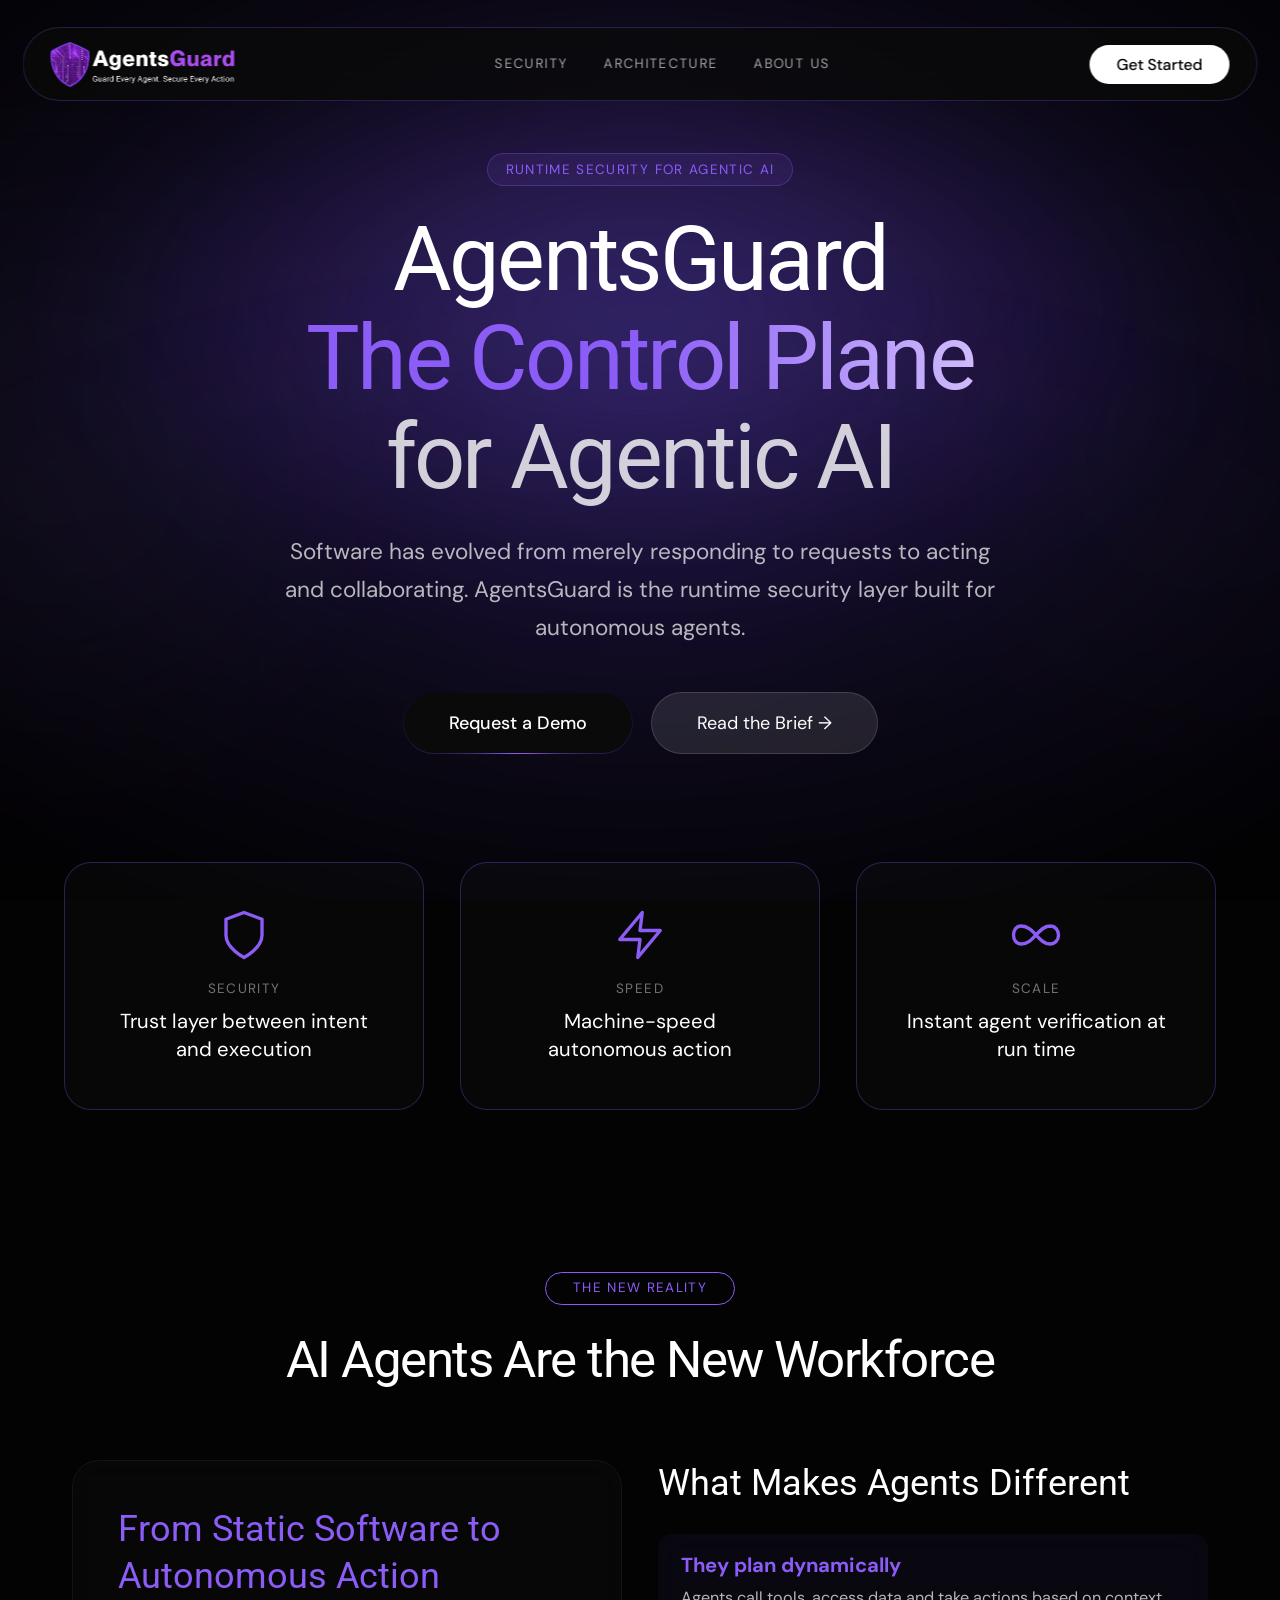
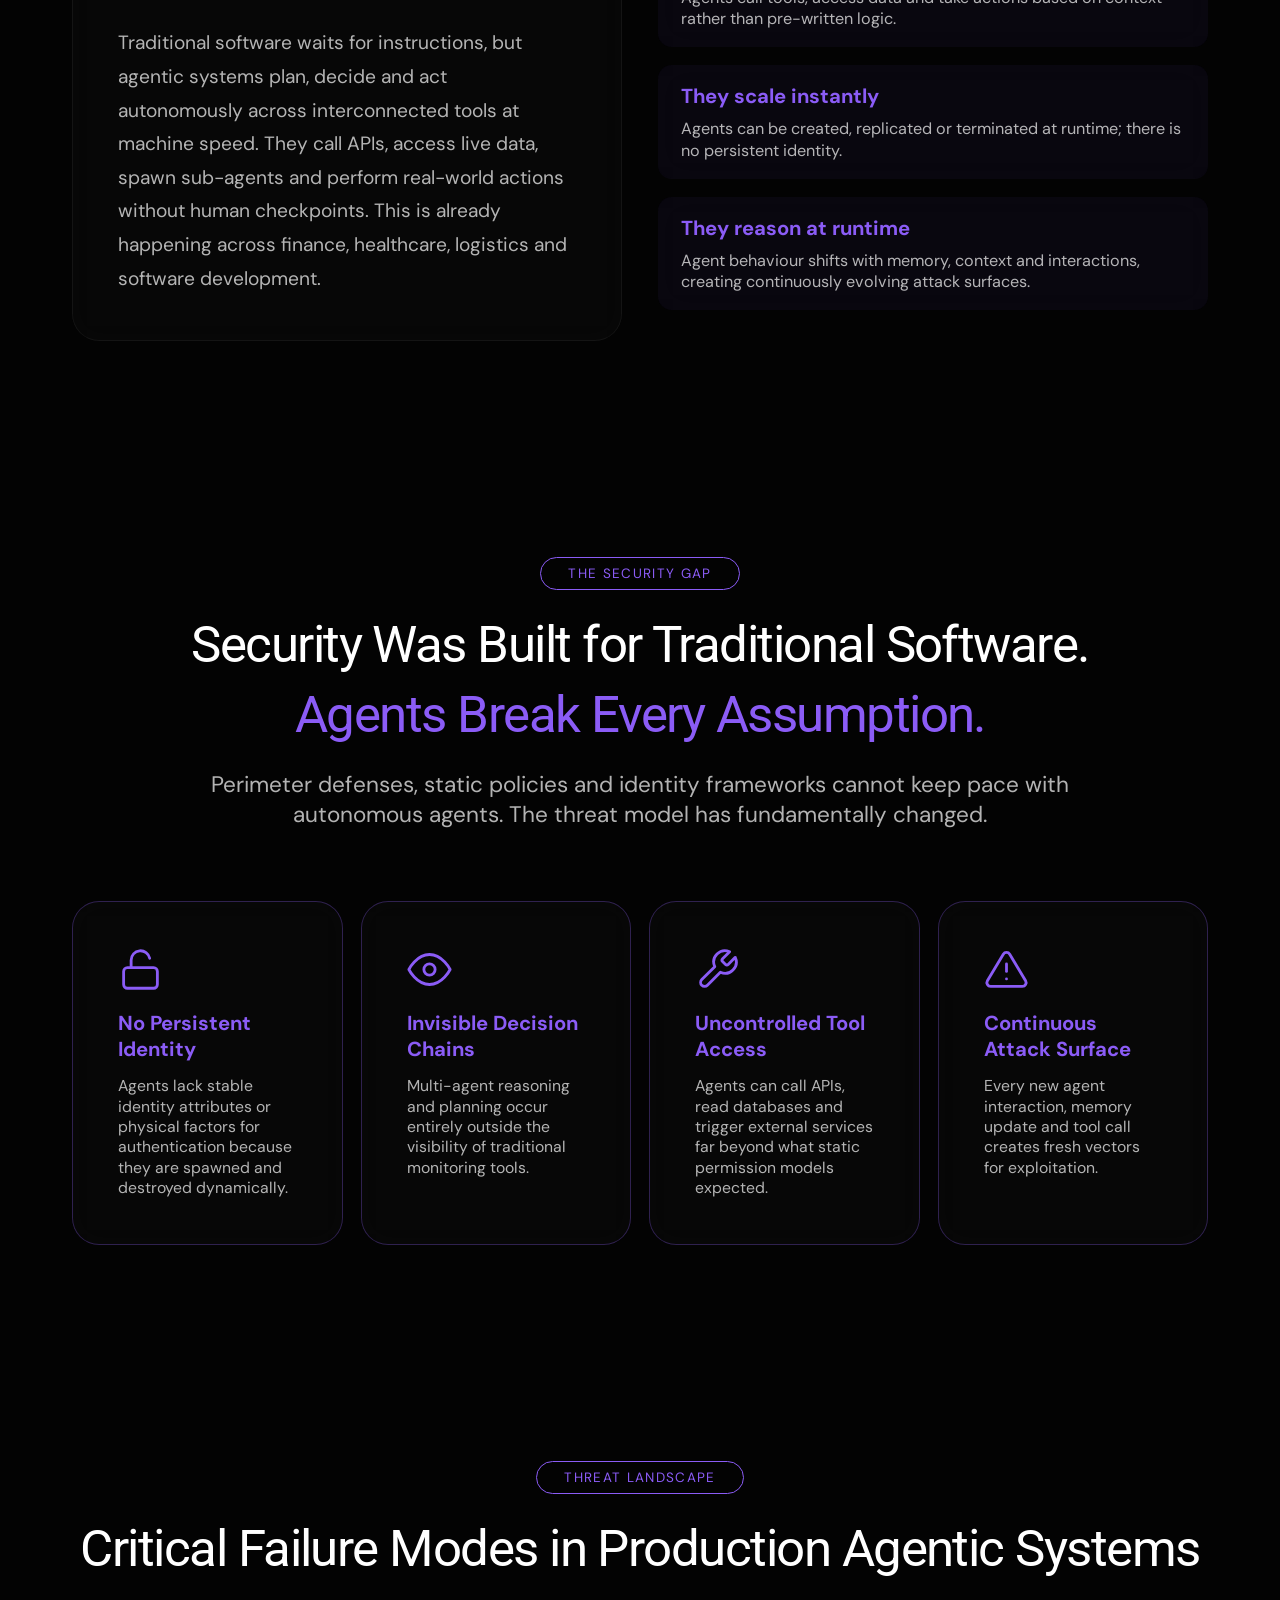
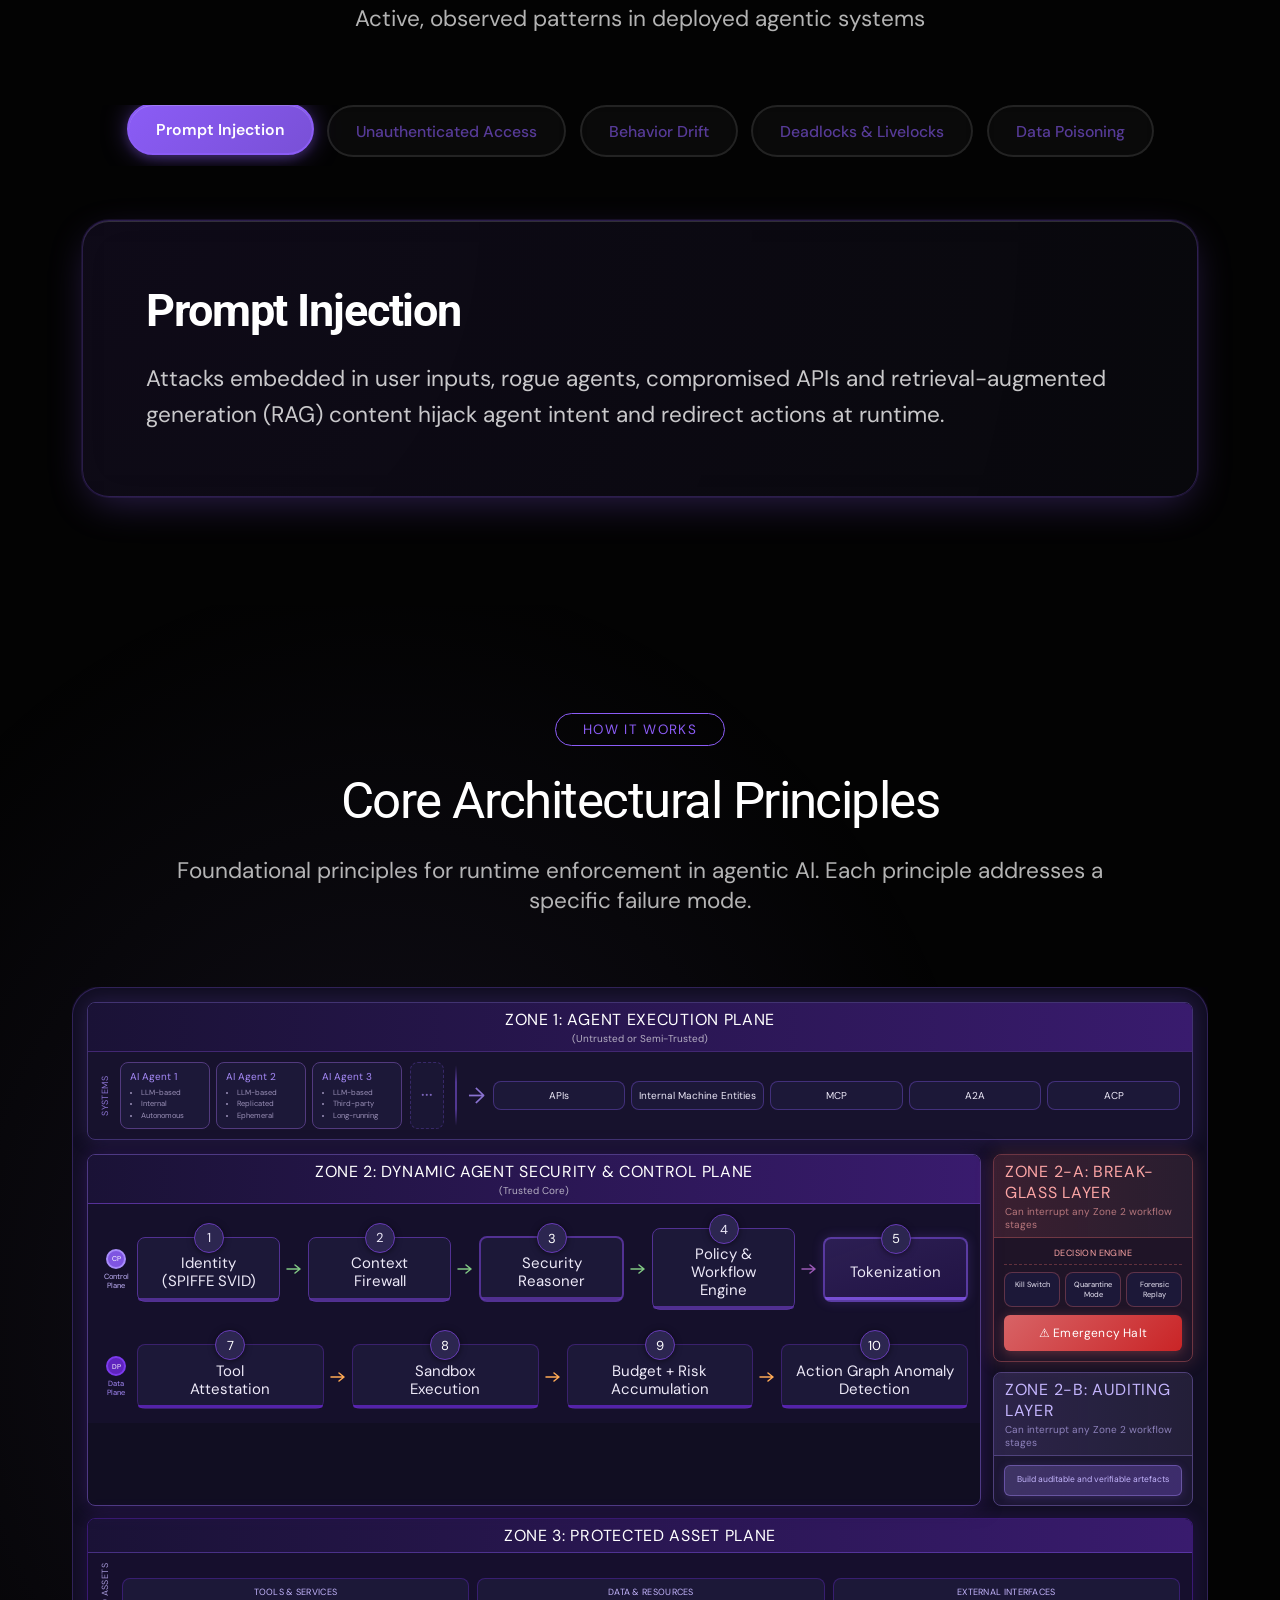
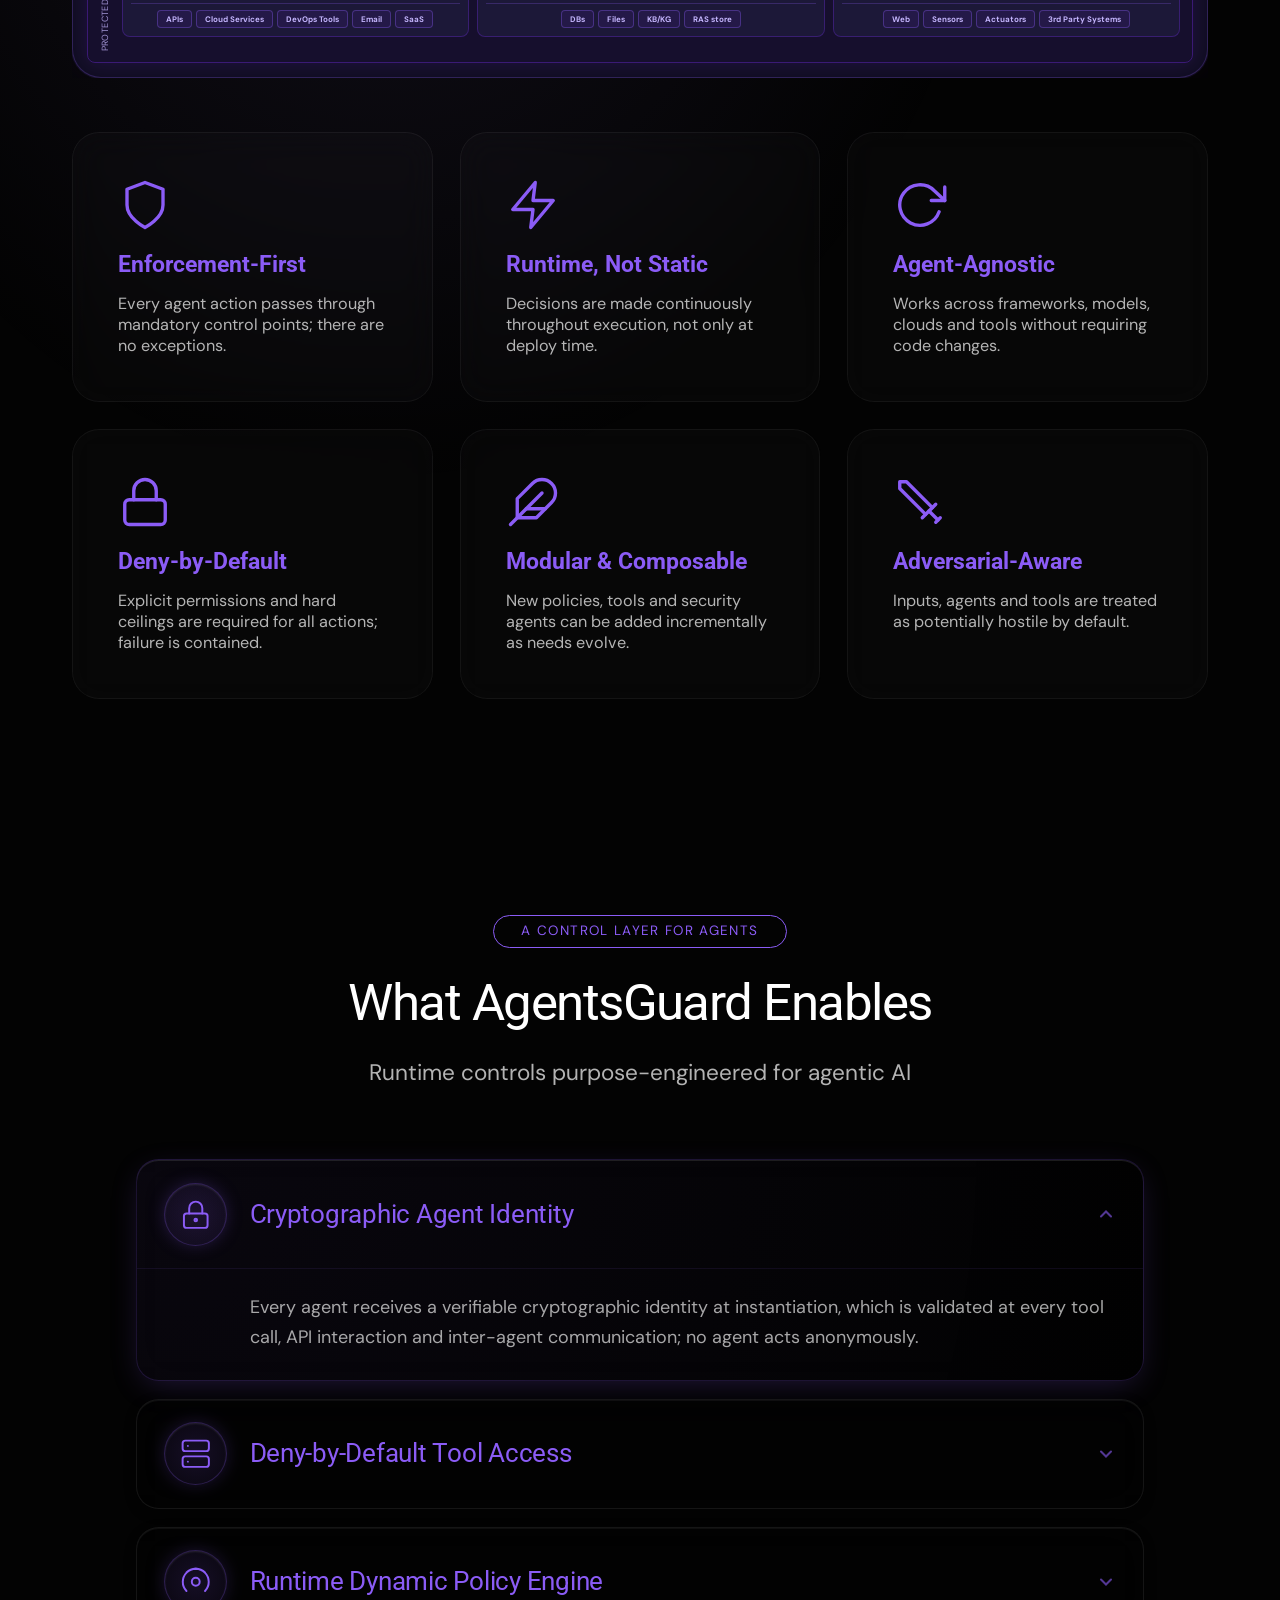
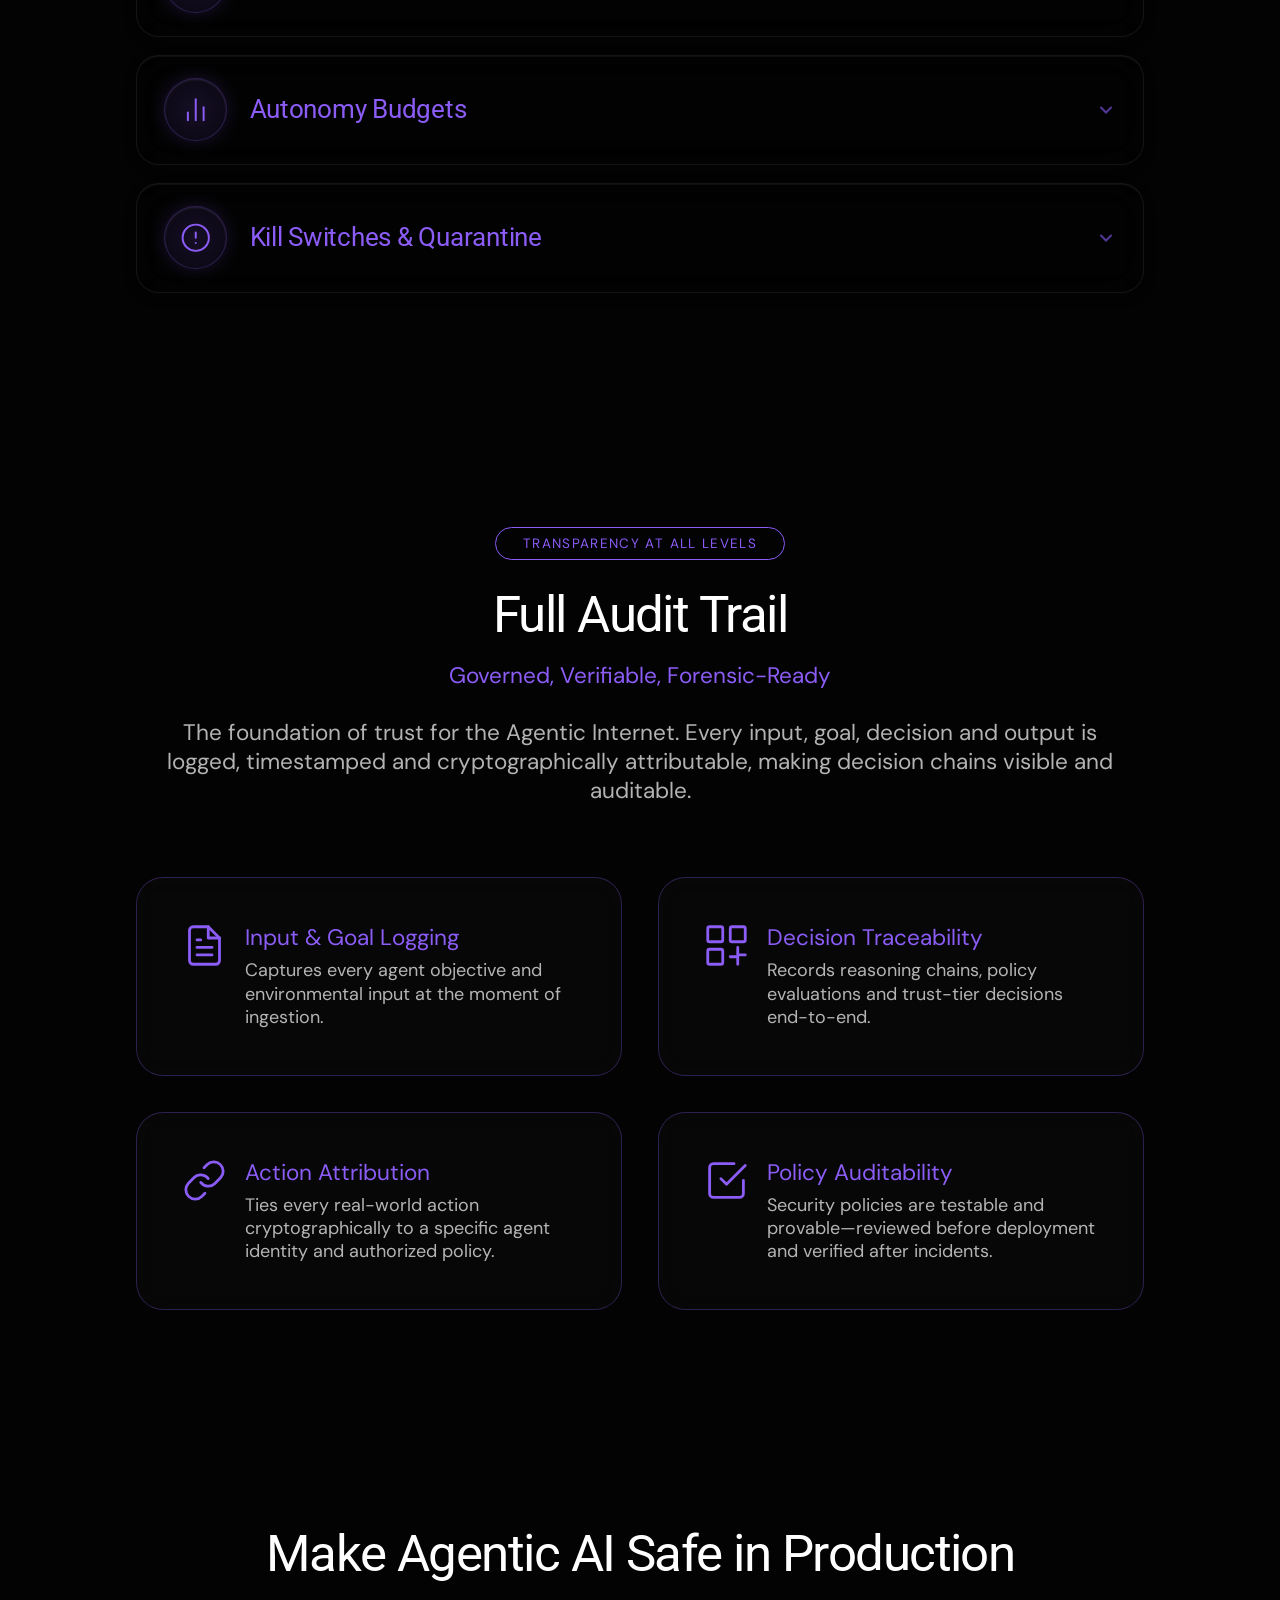
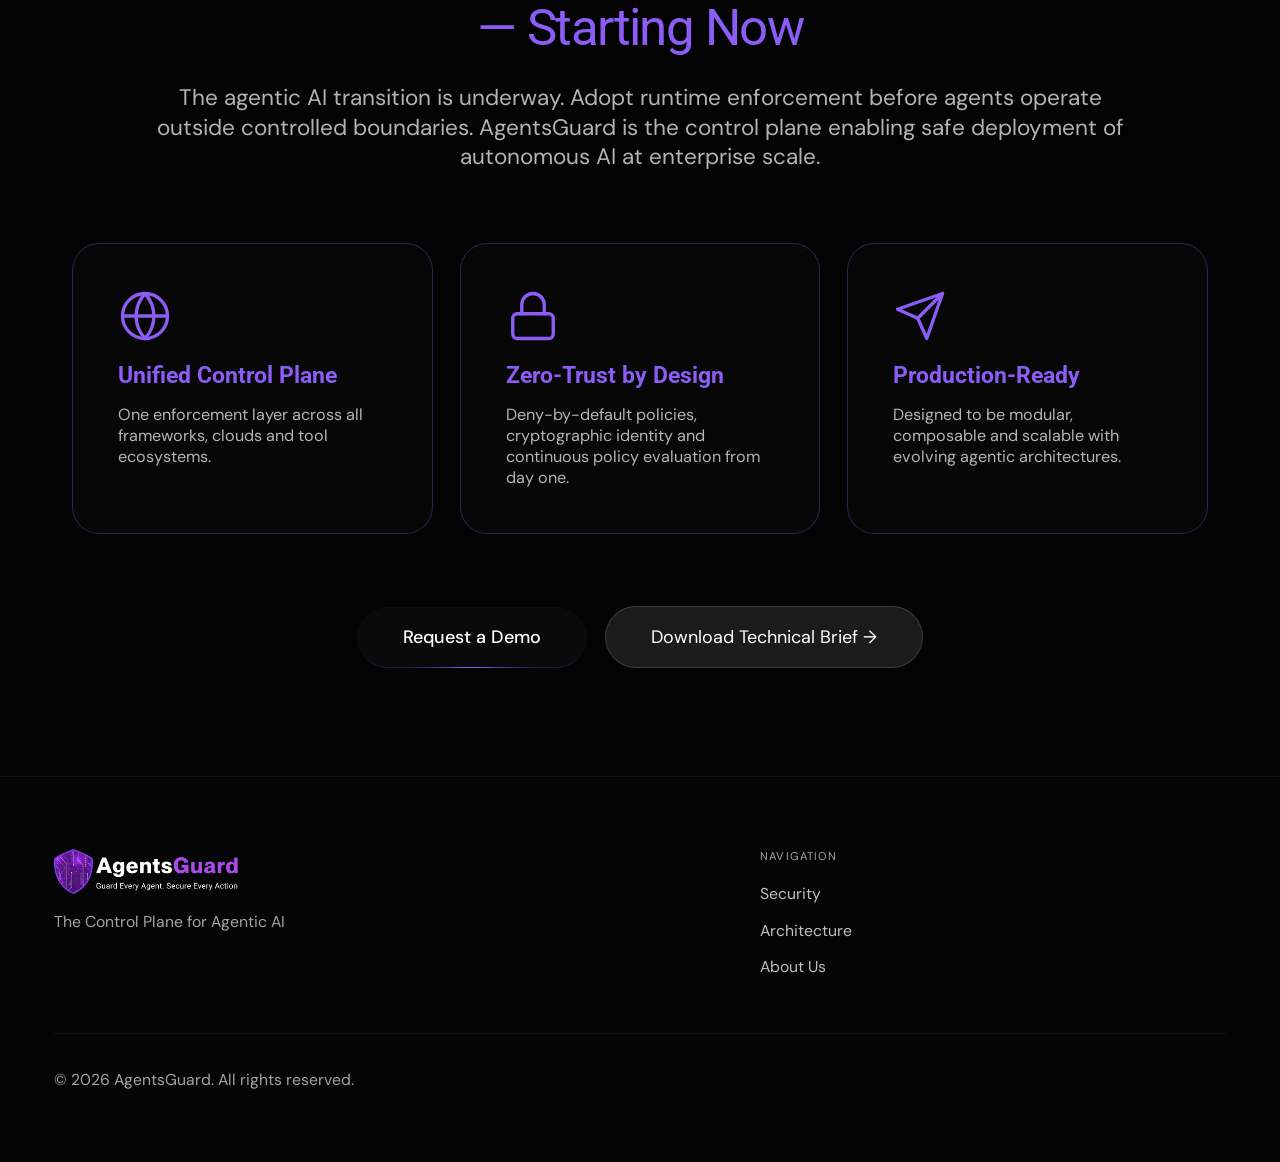
<file: index.html>
<!DOCTYPE html>
<html lang="en">

<head>
  <meta charset="UTF-8" />
  <meta name="viewport" content="width=device-width, initial-scale=1.0" />
  <meta name="description"
    content="AgentsGuard is the runtime security layer built for autonomous agents. Guard Every Agent. Secure Every Action." />
  <title>AgentsGuard — The Control Plane for Agentic AI</title>
  <link rel="stylesheet" href="assets/css/styles.css" />
  <link rel="stylesheet" href="assets/css/graph-theme.css" />
</head>

<body>

  <!-- Background Orbs -->
  <div class="bg-orbs" aria-hidden="true">
    <div class="bg-orbs__orb bg-orbs__orb--hero"></div>
    <div class="bg-orbs__orb bg-orbs__orb--bloom"></div>
    <div class="bg-orbs__orb bg-orbs__orb--left"></div>
    <div class="bg-orbs__orb bg-orbs__orb--right"></div>
    <div class="bg-orbs__orb bg-orbs__orb--lower"></div>
  </div>

  <!-- ============================================================
       Header
  ============================================================ -->
  <header class="header">
    <nav class="header__nav" role="navigation" aria-label="Main navigation">
      <a href="index.html" class="header__logo">
        <img src="assets/images/logo-agents_guard.png" alt="AgentsGuard" />
      </a>

      <div class="header__links">
        <a href="#security" class="header__link">Security</a>
        <a href="#architecture" class="header__link">Architecture</a>
        <a href="about.html" class="header__link">About Us</a>
      </div>

      <div class="header__right">
        <button onclick="openDemoModal()" class="btn-cta">Get Started</button>
        <button class="hamburger" aria-label="Toggle menu" aria-expanded="false">
          <span class="hamburger__bar"></span>
          <span class="hamburger__bar"></span>
          <span class="hamburger__bar"></span>
        </button>
      </div>
    </nav>

    <div class="mobile-menu" role="dialog" aria-label="Mobile navigation">
      <div class="mobile-menu__inner">
        <a href="#security" class="mobile-menu__link">Security</a>
        <a href="#architecture" class="mobile-menu__link">Architecture</a>
        <a href="about.html" class="mobile-menu__link">About Us</a>
      </div>
    </div>
  </header>

  <main>

    <!-- ============================================================
         Hero
    ============================================================ -->
    <section class="hero">
      <div class="hero__inner">

        <div class="anim-fade-in">
          <div class="eyebrow eyebrow--ghost">Runtime Security for Agentic AI</div>
        </div>

        <h1 class="hero__title">
          <span>AgentsGuard</span>
          <span class="shimmer-text">The Control Plane</span>
          <span class="muted">for Agentic AI</span>
        </h1>

        <p class="hero__body">
          Software has evolved from merely responding to requests to acting and collaborating.
          AgentsGuard is the runtime security layer built for autonomous agents.
        </p>

        <div class="hero__actions">
          <button class="shiny-btn" onclick="openDemoModal()">
            <div class="shiny-btn__ring shiny-btn__ring--blur"></div>
            <div class="shiny-btn__ring shiny-btn__ring--solid"></div>
            <span class="shiny-btn__inner">Request a Demo</span>
          </button>
          <button class="btn-ghost" onclick="document.getElementById('architecture').scrollIntoView({behavior:'smooth'})">Read the Brief →</button>
        </div>

        <div class="hero__stat-grid">
          <!-- Security -->
          <div class="stat-card">
            <div class="stat-card__icon">
              <svg viewBox="0 0 24 24" fill="none" stroke="currentColor" stroke-width="1.5" stroke-linecap="round"
                stroke-linejoin="round">
                <path d="M12 22s8-4 8-10V5l-8-3-8 3v7c0 6 8 10 8 10z" />
              </svg>
            </div>
            <div class="stat-card__label">Security</div>
            <div class="stat-card__text">Trust layer between intent and execution</div>
          </div>
          <!-- Speed -->
          <div class="stat-card">
            <div class="stat-card__icon">
              <svg viewBox="0 0 24 24" fill="none" stroke="currentColor" stroke-width="1.5" stroke-linecap="round"
                stroke-linejoin="round">
                <polygon points="13 2 3 14 12 14 11 22 21 10 12 10 13 2" />
              </svg>
            </div>
            <div class="stat-card__label">Speed</div>
            <div class="stat-card__text">Machine-speed autonomous action</div>
          </div>
          <!-- Scale -->
          <div class="stat-card">
            <div class="stat-card__icon">
              <svg viewBox="0 0 24 24" fill="none" stroke="currentColor" stroke-width="1.5" stroke-linecap="round"
                stroke-linejoin="round">
                <path
                  d="M18.178 8c5.096 0 5.096 8 0 8-5.095 0-7.133-8-12.739-8-4.585 0-4.585 8 0 8 5.606 0 7.644-8 12.74-8z" />
              </svg>
            </div>
            <div class="stat-card__label">Scale</div>
            <div class="stat-card__text">Instant agent verification at run time</div>
          </div>
        </div>

      </div>
    </section>

    <!-- ============================================================
         New Reality
    ============================================================ -->
    <section class="section" id="features">
      <div class="container">

        <div class="section-header reveal">
          <div class="eyebrow">The New Reality</div>
          <h2>AI Agents Are the New Workforce</h2>
        </div>

        <div class="grid-2">
          <div class="reveal card">
            <h3
              style="font-family:var(--font-heading);font-size:clamp(1.25rem,3vw,2rem);color:#8b5cf6;margin-bottom:1.5rem;font-weight:400;">
              From Static Software to Autonomous Action
            </h3>
            <p style="color:var(--color-muted);line-height:1.75;font-size:clamp(0.875rem,1.5vw,1.125rem);">
              Traditional software waits for instructions, but agentic systems plan, decide and act autonomously
              across interconnected tools at machine speed. They call APIs, access live data, spawn sub-agents
              and perform real-world actions without human checkpoints. This is already happening across finance,
              healthcare, logistics and software development.
            </p>
          </div>

          <div class="reveal" style="transition-delay:100ms">
            <h3
              style="font-family:var(--font-heading);font-size:clamp(1.25rem,3vw,2rem);margin-bottom:1.5rem;font-weight:400;">
              What Makes Agents Different
            </h3>
            <div style="display:flex;flex-direction:column;gap:1rem;">
              <div class="card"
                style="background:rgba(139,92,246,0.05);border:none;border-radius:0.75rem;padding:1rem 1.25rem;">
                <h4 style="color:#8b5cf6;margin-bottom:0.5rem;font-size:1.125rem;">They plan dynamically</h4>
                <p style="color:var(--color-muted);font-size:0.9rem;">Agents call tools, access data and take actions
                  based on context rather than pre-written logic.</p>
              </div>
              <div class="card"
                style="background:rgba(139,92,246,0.05);border:none;border-radius:0.75rem;padding:1rem 1.25rem;">
                <h4 style="color:#8b5cf6;margin-bottom:0.5rem;font-size:1.125rem;">They scale instantly</h4>
                <p style="color:var(--color-muted);font-size:0.9rem;">Agents can be created, replicated or terminated at
                  runtime; there is no persistent identity.</p>
              </div>
              <div class="card"
                style="background:rgba(139,92,246,0.05);border:none;border-radius:0.75rem;padding:1rem 1.25rem;">
                <h4 style="color:#8b5cf6;margin-bottom:0.5rem;font-size:1.125rem;">They reason at runtime</h4>
                <p style="color:var(--color-muted);font-size:0.9rem;">Agent behaviour shifts with memory, context and
                  interactions, creating continuously evolving attack surfaces.</p>
              </div>
            </div>
          </div>
        </div>

      </div>
    </section>

    <!-- ============================================================
         Security Gap
    ============================================================ -->
    <section class="section" id="security">
      <div class="container">

        <div class="section-header reveal">
          <div class="eyebrow">The Security Gap</div>
          <h2>Security Was Built for Traditional Software.
            <span class="text-purple" style="display:block;margin-top:0.75rem;">Agents Break Every Assumption.</span>
          </h2>
          <p>Perimeter defenses, static policies and identity frameworks cannot keep pace with autonomous agents. The
            threat model has fundamentally changed.</p>
        </div>

        <div class="grid-4">
          <!-- Card 1 -->
          <div class="reveal card card--purple-border" style="display:flex;flex-direction:column;transition-delay:0ms">
            <svg style="width:2.5rem;height:2.5rem;color:#8b5cf6;margin-bottom:1rem;flex-shrink:0;" viewBox="0 0 24 24"
              fill="none" stroke="currentColor" stroke-width="1.5" stroke-linecap="round" stroke-linejoin="round">
              <rect x="3" y="11" width="18" height="11" rx="2" ry="2" />
              <path d="M7 11V7a5 5 0 0 1 9.9-1" />
            </svg>
            <h3 style="color:#8b5cf6;margin-bottom:0.75rem;font-size:1.125rem;">No Persistent Identity</h3>
            <p style="color:var(--color-muted);font-size:0.875rem;flex-grow:1;">Agents lack stable identity attributes
              or physical factors for authentication because they are spawned and destroyed dynamically.</p>
          </div>
          <!-- Card 2 -->
          <div class="reveal card card--purple-border"
            style="display:flex;flex-direction:column;transition-delay:100ms">
            <svg style="width:2.5rem;height:2.5rem;color:#8b5cf6;margin-bottom:1rem;flex-shrink:0;" viewBox="0 0 24 24"
              fill="none" stroke="currentColor" stroke-width="1.5" stroke-linecap="round" stroke-linejoin="round">
              <path d="M1 12s4-8 11-8 11 8 11 8-4 8-11 8-11-8-11-8z" />
              <circle cx="12" cy="12" r="3" />
            </svg>
            <h3 style="color:#8b5cf6;margin-bottom:0.75rem;font-size:1.125rem;">Invisible Decision Chains</h3>
            <p style="color:var(--color-muted);font-size:0.875rem;flex-grow:1;">Multi-agent reasoning and planning occur
              entirely outside the visibility of traditional monitoring tools.</p>
          </div>
          <!-- Card 3 -->
          <div class="reveal card card--purple-border"
            style="display:flex;flex-direction:column;transition-delay:200ms">
            <svg style="width:2.5rem;height:2.5rem;color:#8b5cf6;margin-bottom:1rem;flex-shrink:0;" viewBox="0 0 24 24"
              fill="none" stroke="currentColor" stroke-width="1.5" stroke-linecap="round" stroke-linejoin="round">
              <path
                d="M14.7 6.3a1 1 0 0 0 0 1.4l1.6 1.6a1 1 0 0 0 1.4 0l3.77-3.77a6 6 0 0 1-7.94 7.94l-6.91 6.91a2.12 2.12 0 0 1-3-3l6.91-6.91a6 6 0 0 1 7.94-7.94l-3.76 3.76z" />
            </svg>
            <h3 style="color:#8b5cf6;margin-bottom:0.75rem;font-size:1.125rem;">Uncontrolled Tool Access</h3>
            <p style="color:var(--color-muted);font-size:0.875rem;flex-grow:1;">Agents can call APIs, read databases and
              trigger external services far beyond what static permission models expected.</p>
          </div>
          <!-- Card 4 -->
          <div class="reveal card card--purple-border"
            style="display:flex;flex-direction:column;transition-delay:300ms">
            <svg style="width:2.5rem;height:2.5rem;color:#8b5cf6;margin-bottom:1rem;flex-shrink:0;" viewBox="0 0 24 24"
              fill="none" stroke="currentColor" stroke-width="1.5" stroke-linecap="round" stroke-linejoin="round">
              <path d="M10.29 3.86L1.82 18a2 2 0 0 0 1.71 3h16.94a2 2 0 0 0 1.71-3L13.71 3.86a2 2 0 0 0-3.42 0z" />
              <line x1="12" y1="9" x2="12" y2="13" />
              <line x1="12" y1="17" x2="12.01" y2="17" />
            </svg>
            <h3 style="color:#8b5cf6;margin-bottom:0.75rem;font-size:1.125rem;">Continuous Attack Surface</h3>
            <p style="color:var(--color-muted);font-size:0.875rem;flex-grow:1;">Every new agent interaction, memory
              update and tool call creates fresh vectors for exploitation.</p>
          </div>
        </div>

      </div>
    </section>

    <!-- ============================================================
         Threat Landscape
    ============================================================ -->
    <section class="section" id="threat">
      <div class="container">

        <div class="section-header reveal">
          <div class="eyebrow">Threat Landscape</div>
          <h2>Critical Failure Modes in Production Agentic Systems</h2>
          <p>Active, observed patterns in deployed agentic systems</p>
        </div>

        <div class="threat-tabs" role="tablist">
          <button class="threat-tab is-active" role="tab" aria-selected="true">Prompt Injection</button>
          <button class="threat-tab" role="tab">Unauthenticated Access</button>
          <button class="threat-tab" role="tab">Behavior Drift</button>
          <button class="threat-tab" role="tab">Deadlocks &amp; Livelocks</button>
          <button class="threat-tab" role="tab">Data Poisoning</button>
        </div>

        <div style="max-width:62rem;margin-inline:auto;">
          <div class="threat-panel is-active">
            <div class="threat-card">
              <h3>Prompt Injection</h3>
              <p>Attacks embedded in user inputs, rogue agents, compromised APIs and retrieval-augmented generation
                (RAG) content hijack agent intent and redirect actions at runtime.</p>
            </div>
          </div>
          <div class="threat-panel">
            <div class="threat-card">
              <h3>Unauthenticated Access</h3>
              <p>Agents that access systems without verified identity enable silent data exfiltration and create
                compliance violations.</p>
            </div>
          </div>
          <div class="threat-panel">
            <div class="threat-card">
              <h3>Behavior Drift</h3>
              <p>Agents learn unsafe shortcuts over time, degrading the quality and safety of responses and real-world
                actions invisibly.</p>
            </div>
          </div>
          <div class="threat-panel">
            <div class="threat-card">
              <h3>Deadlocks &amp; Livelocks</h3>
              <p>Multi-agent restriction conflicts create circular exclusions and unrecoverable states that can become
                destructive at scale.</p>
            </div>
          </div>
          <div class="threat-panel">
            <div class="threat-card">
              <h3>Data Poisoning</h3>
              <p>Corrupted inputs propagate through tool chains and memory stores, silently corrupting agent reasoning
                across downstream systems.</p>
            </div>
          </div>
        </div>

      </div>
    </section>

    <!-- ============================================================
         Architecture
    ============================================================ -->
    <section class="section" id="architecture">
      <div
        style="position:absolute;inset:0;pointer-events:none;background:radial-gradient(ellipse at 30% 40%, rgba(167,139,250,0.1) 0%, transparent 50%)">
      </div>
      <div class="container" style="position:relative;z-index:10;">

        <div class="section-header reveal">
          <div class="eyebrow">How It Works</div>
          <h2>Core Architectural Principles</h2>
          <p>Foundational principles for runtime enforcement in agentic AI. Each principle addresses a specific failure
            mode.</p>
        </div>

        <div class="graph-wrapper">

          <div class="ag-diagram">

            <!-- ══════ ZONE 1: AGENT EXECUTION PLANE ══════════════════ -->
            <div class="zone-wrap" style="padding-bottom:0">
              <div class="zone-box z1-box">
                <div class="zone-header z1-header">
                  <div class="zone-title">Zone 1: Agent Execution Plane</div>
                  <div class="zone-sub">(Untrusted or Semi-Trusted)</div>
                </div>
                <div class="z1-body">
                  <div class="z1-sidetag">Systems</div>

                  <!-- AI Agents -->
                  <div class="z1-agents">
                    <div class="agent-card" title="LLM-based internal autonomous agent">
                      <div class="ac-name">AI Agent 1</div>
                      <ul class="ac-list">
                        <li>LLM-based</li>
                        <li>Internal</li>
                        <li>Autonomous</li>
                      </ul>
                    </div>
                    <div class="agent-card" title="LLM-based replicated ephemeral agent">
                      <div class="ac-name">AI Agent 2</div>
                      <ul class="ac-list">
                        <li>LLM-based</li>
                        <li>Replicated</li>
                        <li>Ephemeral</li>
                      </ul>
                    </div>
                    <div class="agent-card" title="LLM-based third-party long-running agent">
                      <div class="ac-name">AI Agent 3</div>
                      <ul class="ac-list">
                        <li>LLM-based</li>
                        <li>Third-party</li>
                        <li>Long-running</li>
                      </ul>
                    </div>
                  </div>

                  <div class="ellipsis-box">···</div>
                  <div class="z1-sep"></div>
                  <div class="z1-big-arrow">→</div>

                  <!-- Network/Interface nodes -->
                  <div class="z1-nodes">
                    <div class="node-card" title="Programmatic API access layer">
                      <div class="nc-name">APIs</div>
                    </div>
                    <div class="node-card" title="Non-human machine-to-machine entities">
                      <div class="nc-name">Internal Machine Entities</div>
                    </div>
                    <div class="node-card" title="Model Context Protocol">
                      <div class="nc-name">MCP</div>
                    </div>
                    <div class="node-card" title="Agent-to-Agent communication bus">
                      <div class="nc-name">A2A</div>
                    </div>
                    <div class="node-card" title="Agent Communication Protocol">
                      <div class="nc-name">ACP</div>
                    </div>
                  </div>
                </div>
              </div>
            </div>

            <!-- ══════ MIDDLE ROW: ZONE 2 + TOKENIZATION + PANELS ════ -->
            <div class="mid-row" style="margin-top:12px">

              <!-- Zone 2 -->
              <div class="z2-wrap z2-wrap--01">
                <div class="zone-box z2-box">
                  <div class="zone-header z2-header">
                    <div class="zone-title">Zone 2: Dynamic Agent Security &amp; Control Plane</div>
                    <div class="zone-sub">(Trusted Core)</div>
                  </div>
                  <div class="z2-body">

                    <!-- ── Control Plane ── -->
                    <div class="frow">
                      <div class="flow-origin">
                        <div class="fdot cp">CP</div>
                        <div class="flabel cp">Control<br>Plane</div>
                      </div>

                      <div class="fpipe">
                        <div class="comp" title="Cryptographic workload identity using SPIFFE/SVID standard">
                          <div class="comp-step">1</div>
                          <div class="comp-title">Identity<br>(SPIFFE SVID)</div>
                        </div>
                        <div class="farrow">
                          <svg width="18" height="12" viewBox="0 0 18 12">
                            <path d="M2,6 H14 M10,2 L15,6 L10,10" stroke="#81C784" stroke-width="1.5" fill="none"
                              stroke-linecap="round" stroke-linejoin="round" />
                          </svg>
                        </div>

                        <div class="comp" title="Filters and sanitises agent input content">
                          <div class="comp-step">2</div>
                          <div class="comp-title">Context<br>Firewall</div>
                        </div>
                        <div class="farrow">
                          <svg width="18" height="12" viewBox="0 0 18 12">
                            <path d="M2,6 H14 M10,2 L15,6 L10,10" stroke="#81C784" stroke-width="1.5" fill="none"
                              stroke-linecap="round" stroke-linejoin="round" />
                          </svg>
                        </div>

                        <div class="comp highlight"
                          title="AI-native semantic reasoning firewall – detects adversarial intent">
                          <div class="comp-step">3</div>
                          <div class="comp-title">Security<br>Reasoner</div>
                        </div>
                        <div class="farrow">
                          <svg width="18" height="12" viewBox="0 0 18 12">
                            <path d="M2,6 H14 M10,2 L15,6 L10,10" stroke="#81C784" stroke-width="1.5" fill="none"
                              stroke-linecap="round" stroke-linejoin="round" />
                          </svg>
                        </div>

                        <div class="comp" title="Evaluates and enforces dynamic access and usage policies">
                          <div class="comp-step">4</div>
                          <div class="comp-title">Policy &amp; Workflow<br>Engine</div>
                        </div>
                        <div class="farrow">
                          <svg width="18" height="12" viewBox="0 0 18 12">
                            <path d="M2,6 H14 M10,2 L15,6 L10,10" stroke="#9B59B6" stroke-width="1.5" fill="none"
                              stroke-linecap="round" stroke-linejoin="round" />
                          </svg>
                        </div>

                        <div class="comp tok-step" title="Issues short-lived credential tokens in place of raw secrets">
                          <div class="comp-step">5</div>
                          <div class="comp-title">Tokenization</div>
                          <!-- <div class="comp-sub">&nbsp;<br>&nbsp;</div> -->
                        </div>
                      </div>
                    </div>

                    <!-- ── Data Plane ── -->
                    <div class="frow">
                      <div class="flow-origin">
                        <div class="fdot dp">DP</div>
                        <div class="flabel dp">Data<br>Plane</div>
                      </div>

                      <div class="fpipe">
                        <div class="comp dp-style" title="Verifies tool signatures and supply-chain integrity">
                          <div class="comp-step" style="background:#8A4A00">7</div>
                          <div class="comp-title">Tool<br>Attestation</div>
                        </div>
                        <div class="farrow">
                          <svg width="18" height="12" viewBox="0 0 18 12">
                            <path d="M2,6 H14 M10,2 L15,6 L10,10" stroke="#FFAA55" stroke-width="1.5" fill="none"
                              stroke-linecap="round" stroke-linejoin="round" />
                          </svg>
                        </div>

                        <div class="comp dp-style"
                          title="Executes untrusted workloads in isolated sandbox environments">
                          <div class="comp-step" style="background:#8A4A00">8</div>
                          <div class="comp-title">Sandbox<br>Execution</div>
                        </div>
                        <div class="farrow">
                          <svg width="18" height="12" viewBox="0 0 18 12">
                            <path d="M2,6 H14 M10,2 L15,6 L10,10" stroke="#FFAA55" stroke-width="1.5" fill="none"
                              stroke-linecap="round" stroke-linejoin="round" />
                          </svg>
                        </div>

                        <div class="comp dp-style" title="Enforces compute budgets and performs real-time risk scoring">
                          <div class="comp-step" style="background:#8A4A00">9</div>
                          <div class="comp-title">Budget + Risk<br>Accumulation</div>
                        </div>
                        <div class="farrow">
                          <svg width="18" height="12" viewBox="0 0 18 12">
                            <path d="M2,6 H14 M10,2 L15,6 L10,10" stroke="#FFAA55" stroke-width="1.5" fill="none"
                              stroke-linecap="round" stroke-linejoin="round" />
                          </svg>
                        </div>

                        <div class="comp dp-style"
                          title="Detects anomalous action sequences in the agent execution graph">
                          <div class="comp-step" style="background:#8A4A00">10</div>
                          <div class="comp-title">Action Graph Anomaly<br>Detection</div>
                        </div>
                      </div>
                    </div>

                  </div>
                </div>
              </div><!-- /z2-wrap -->

              <!-- Right Panel: Zone 2-A + Zone 2-B -->
              <div class="rpanel">

                <!-- Zone 2-A: Break-glass Layer -->
                <div class="zone-box za-box" style="flex:1;display:flex;flex-direction:column">
                  <div class="zone-header za-header">
                    <div class="zone-title">Zone 2-A: Break-glass layer</div>
                    <div class="zone-sub">Can interrupt any Zone 2 workflow stages</div>
                  </div>
                  <div class="za-body" style="flex:1">
                    <div class="de-title">Decision Engine</div>
                    <div class="de-grid">
                      <div class="de-card" title="Immediately halts all agent activity system-wide">
                        <!-- <span class="de-icon">🛑</span> -->
                        <div class="de-name">Kill Switch</div>
                      </div>
                      <div class="de-card" title="Isolates the agent from all downstream systems">
                        <!-- <span class="de-icon">🔒</span> -->
                        <div class="de-name">Quarantine Mode</div>
                      </div>
                      <div class="de-card" title="Records and replays full agent session for investigation">
                        <!-- <span class="de-icon">🎬</span> -->
                        <div class="de-name">Forensic Replay</div>
                      </div>
                    </div>
                    <button class="emg-btn">⚠ Emergency Halt</button>
                  </div>
                </div>

                <!-- Zone 2-B: Auditing Layer -->
                <div class="zone-box zb-box">
                  <div class="zone-header zb-header">
                    <div class="zone-title">Zone 2-B: Auditing Layer</div>
                    <div class="zone-sub">Can interrupt any Zone 2 workflow stages</div>
                  </div>
                  <div class="zb-body">
                    <button class="artifact-btn">Build auditable and verifiable artefacts</button>
                  </div>
                </div>

              </div><!-- /rpanel -->
            </div><!-- /mid-row -->

            <!-- ══════ ZONE 3: PROTECTED ASSET PLANE ══════════════════ -->
            <div class="zone-box z3-box">
              <div class="zone-header z3-header">
                <div class="zone-title">Zone 3: Protected Asset Plane</div>
              </div>
              <div class="z3-body">
                <div class="z3-sidetag">Protected Assets</div>
                <div class="z3-groups">

                  <div class="z3-group">
                    <div class="z3g-title">Tools &amp; Services</div>
                    <div class="z3-nodes">
                      <div class="z3-node" title="API gateway endpoints">APIs</div>
                      <div class="z3-node" title="Cloud-hosted service integrations">Cloud Services</div>
                      <div class="z3-node" title="CI/CD and development operations tools">DevOps Tools</div>
                      <div class="z3-node" title="Email communication services">Email</div>
                      <div class="z3-node" title="Software-as-a-Service integrations">SaaS</div>
                    </div>
                  </div>

                  <div class="z3-group">
                    <div class="z3g-title">Data &amp; Resources</div>
                    <div class="z3-nodes">
                      <div class="z3-node" title="Relational and NoSQL databases">DBs</div>
                      <div class="z3-node" title="File storage systems">Files</div>
                      <div class="z3-node" title="Knowledge Bases and Knowledge Graphs">KB/KG</div>
                      <div class="z3-node" title="Retrieval-Augmented Storage">RAS store</div>
                    </div>
                  </div>

                  <div class="z3-group">
                    <div class="z3g-title">External Interfaces</div>
                    <div class="z3-nodes">
                      <div class="z3-node" title="Web-based interfaces and endpoints">Web</div>
                      <div class="z3-node" title="IoT and environmental sensor feeds">Sensors</div>
                      <div class="z3-node" title="Physical and digital actuator outputs">Actuators</div>
                      <div class="z3-node" title="External third-party system integrations">3rd Party Systems</div>
                    </div>
                  </div>

                </div>
              </div>
            </div>



          </div><!-- /ag-diagram -->

        </div>

        <div class="grid-3">
          <!-- Enforcement-First -->
          <div class="reveal card" style="display:flex;flex-direction:column;transition-delay:0ms">
            <svg style="width:3rem;height:3rem;color:#8b5cf6;margin-bottom:1rem;" viewBox="0 0 24 24" fill="none"
              stroke="currentColor" stroke-width="1.5" stroke-linecap="round" stroke-linejoin="round">
              <path d="M12 22s8-4 8-10V5l-8-3-8 3v7c0 6 8 10 8 10z" />
            </svg>
            <h3 style="color:#8b5cf6;font-family:var(--font-heading);margin-bottom:0.75rem;font-size:1.25rem;">
              Enforcement-First</h3>
            <p style="color:var(--color-muted);font-size:0.9rem;flex-grow:1;">Every agent action passes through
              mandatory control points; there are no exceptions.</p>
          </div>
          <!-- Runtime -->
          <div class="reveal card" style="display:flex;flex-direction:column;transition-delay:100ms">
            <svg style="width:3rem;height:3rem;color:#8b5cf6;margin-bottom:1rem;" viewBox="0 0 24 24" fill="none"
              stroke="currentColor" stroke-width="1.5" stroke-linecap="round" stroke-linejoin="round">
              <polygon points="13 2 3 14 12 14 11 22 21 10 12 10 13 2" />
            </svg>
            <h3 style="color:#8b5cf6;font-family:var(--font-heading);margin-bottom:0.75rem;font-size:1.25rem;">Runtime,
              Not Static</h3>
            <p style="color:var(--color-muted);font-size:0.9rem;flex-grow:1;">Decisions are made continuously throughout
              execution, not only at deploy time.</p>
          </div>
          <!-- Agent-Agnostic -->
          <div class="reveal card" style="display:flex;flex-direction:column;transition-delay:200ms">
            <svg style="width:3rem;height:3rem;color:#8b5cf6;margin-bottom:1rem;" viewBox="0 0 24 24" fill="none"
              stroke="currentColor" stroke-width="1.5" stroke-linecap="round" stroke-linejoin="round">
              <polyline points="23 4 23 10 17 10" />
              <path d="M20.49 15a9 9 0 1 1-2.12-9.36L23 10" />
            </svg>
            <h3 style="color:#8b5cf6;font-family:var(--font-heading);margin-bottom:0.75rem;font-size:1.25rem;">
              Agent-Agnostic</h3>
            <p style="color:var(--color-muted);font-size:0.9rem;flex-grow:1;">Works across frameworks, models, clouds
              and tools without requiring code changes.</p>
          </div>
          <!-- Deny-by-Default -->
          <div class="reveal card" style="display:flex;flex-direction:column;transition-delay:300ms">
            <svg style="width:3rem;height:3rem;color:#8b5cf6;margin-bottom:1rem;" viewBox="0 0 24 24" fill="none"
              stroke="currentColor" stroke-width="1.5" stroke-linecap="round" stroke-linejoin="round">
              <rect x="3" y="11" width="18" height="11" rx="2" ry="2" />
              <path d="M7 11V7a5 5 0 0 1 10 0v4" />
            </svg>
            <h3 style="color:#8b5cf6;font-family:var(--font-heading);margin-bottom:0.75rem;font-size:1.25rem;">
              Deny-by-Default</h3>
            <p style="color:var(--color-muted);font-size:0.9rem;flex-grow:1;">Explicit permissions and hard ceilings are
              required for all actions; failure is contained.</p>
          </div>
          <!-- Modular -->
          <div class="reveal card" style="display:flex;flex-direction:column;transition-delay:400ms">
            <svg style="width:3rem;height:3rem;color:#8b5cf6;margin-bottom:1rem;" viewBox="0 0 24 24" fill="none"
              stroke="currentColor" stroke-width="1.5" stroke-linecap="round" stroke-linejoin="round">
              <path d="M20.24 12.24a6 6 0 0 0-8.49-8.49L5 10.5V19h8.5z" />
              <line x1="16" y1="8" x2="2" y2="22" />
              <line x1="17.5" y1="15" x2="9" y2="15" />
            </svg>
            <h3 style="color:#8b5cf6;font-family:var(--font-heading);margin-bottom:0.75rem;font-size:1.25rem;">Modular
              &amp; Composable</h3>
            <p style="color:var(--color-muted);font-size:0.9rem;flex-grow:1;">New policies, tools and security agents
              can be added incrementally as needs evolve.</p>
          </div>
          <!-- Adversarial-Aware -->
          <div class="reveal card" style="display:flex;flex-direction:column;transition-delay:500ms">
            <svg style="width:3rem;height:3rem;color:#8b5cf6;margin-bottom:1rem;" viewBox="0 0 24 24" fill="none"
              stroke="currentColor" stroke-width="1.5" stroke-linecap="round" stroke-linejoin="round">
              <polyline points="14.5 17.5 3 6 3 3 6 3 17.5 14.5" />
              <line x1="13" y1="19" x2="19" y2="13" />
              <line x1="16" y1="16" x2="20" y2="20" />
              <line x1="19" y1="21" x2="21" y2="19" />
            </svg>
            <h3 style="color:#8b5cf6;font-family:var(--font-heading);margin-bottom:0.75rem;font-size:1.25rem;">
              Adversarial-Aware</h3>
            <p style="color:var(--color-muted);font-size:0.9rem;flex-grow:1;">Inputs, agents and tools are treated as
              potentially hostile by default.</p>
          </div>
        </div>

      </div>
    </section>

    <!-- ============================================================
         Trust Calibration / Tiered Decision
    ============================================================ -->
    <!-- <section class="section" id="risk">
      <div class="container">

        <div class="section-header reveal">
          <div class="eyebrow">Risk in Motion</div>
          <h2>Tiered Decision Authority</h2>
          <p>The Right Response at Every Risk Level</p>
        </div>

        <div style="max-width:56rem;margin-inline:auto;display:flex;flex-direction:column;gap:1.5rem;">
          <div class="reveal card card--purple-glow-left" style="transition-delay:100ms">
            <div style="display:flex;align-items:flex-start;gap:1.5rem;">
              <div class="tier-icon">
                <svg viewBox="0 0 24 24" fill="none" stroke="currentColor" stroke-width="1.5" stroke-linecap="round"
                  stroke-linejoin="round">
                  <circle cx="12" cy="12" r="10" />
                  <line x1="4.93" y1="4.93" x2="19.07" y2="19.07" />
                </svg>
              </div>
              <div>
                <h3
                  style="color:#8b5cf6;font-family:var(--font-heading);font-size:clamp(1.25rem,3vw,1.75rem);margin-bottom:0.75rem;">
                  Hard Stop</h3>
                <p style="color:var(--color-muted);font-size:clamp(0.875rem,1.5vw,1.125rem);">Immediate
                  termination—agent action is blocked, quarantined and logged for forensic review.</p>
              </div>
            </div>
          </div>

          <div class="reveal card card--purple-glow-left" style="transition-delay:200ms">
            <div style="display:flex;align-items:flex-start;gap:1.5rem;">
              <div class="tier-icon">
                <svg viewBox="0 0 24 24" fill="none" stroke="currentColor" stroke-width="1.5" stroke-linecap="round"
                  stroke-linejoin="round">
                  <circle cx="11" cy="11" r="8" />
                  <line x1="21" y1="21" x2="16.65" y2="16.65" />
                </svg>
              </div>
              <div>
                <h3
                  style="color:#8b5cf6;font-family:var(--font-heading);font-size:clamp(1.25rem,3vw,1.75rem);margin-bottom:0.75rem;">
                  Reasoner &amp; Policy Engine Confirmation</h3>
                <p style="color:var(--color-muted);font-size:clamp(0.875rem,1.5vw,1.125rem);">High-stakes actions are
                  escalated for explicit review by a security reasoning and policy engine before proceeding.</p>
              </div>
            </div>
          </div>

          <div class="reveal card card--purple-glow-left" style="transition-delay:300ms">
            <div style="display:flex;align-items:flex-start;gap:1.5rem;">
              <div class="tier-icon">
                <svg viewBox="0 0 24 24" fill="none" stroke="currentColor" stroke-width="1.5" stroke-linecap="round"
                  stroke-linejoin="round">
                  <polyline points="9 11 12 14 22 4" />
                  <path d="M21 12v7a2 2 0 0 1-2 2H5a2 2 0 0 1-2-2V5a2 2 0 0 1 2-2h11" />
                </svg>
              </div>
              <div>
                <h3
                  style="color:#8b5cf6;font-family:var(--font-heading);font-size:clamp(1.25rem,3vw,1.75rem);margin-bottom:0.75rem;">
                  Auto-Approve with Audit</h3>
                <p style="color:var(--color-muted);font-size:clamp(0.875rem,1.5vw,1.125rem);">Routine, low-risk actions
                  proceed automatically with full audit-trail logging.</p>
              </div>
            </div>
          </div>
        </div>

      </div>
    </section> -->

    <!-- ============================================================
         Capabilities
    ============================================================ -->
    <section class="section" id="control-layer">
      <div class="container">

        <div class="section-header reveal">
          <div class="eyebrow">A Control Layer for Agents</div>
          <h2>What AgentsGuard Enables</h2>
          <p>Runtime controls purpose-engineered for agentic AI</p>
        </div>

        <div style="max-width:56rem;margin-inline:auto;">

          <div class="accordion-item is-open reveal">
            <div class="accordion-header">
              <div class="accordion-icon-wrap">
                <svg viewBox="0 0 24 24" fill="none" stroke="currentColor" stroke-width="1.5" stroke-linecap="round"
                  stroke-linejoin="round">
                  <rect x="3" y="11" width="18" height="11" rx="2" />
                  <path d="M7 11V7a5 5 0 0 1 10 0v4" />
                  <circle cx="12" cy="16" r="1" />
                </svg>
              </div>
              <span class="accordion-title">Cryptographic Agent Identity</span>
              <svg class="accordion-chevron" width="20" height="20" viewBox="0 0 24 24" fill="none"
                stroke="currentColor" stroke-width="2.5" stroke-linecap="round">
                <polyline points="6 9 12 15 18 9" />
              </svg>
            </div>
            <div class="accordion-body">
              <div class="accordion-content">
                <p>Every agent receives a verifiable cryptographic identity at instantiation, which is validated at
                  every tool call, API interaction and inter-agent communication; no agent acts anonymously.</p>
              </div>
            </div>
          </div>

          <div class="accordion-item reveal" style="transition-delay:50ms">
            <div class="accordion-header">
              <div class="accordion-icon-wrap">
                <svg viewBox="0 0 24 24" fill="none" stroke="currentColor" stroke-width="1.5" stroke-linecap="round"
                  stroke-linejoin="round">
                  <rect x="2" y="2" width="20" height="8" rx="2" ry="2" />
                  <rect x="2" y="14" width="20" height="8" rx="2" ry="2" />
                  <line x1="6" y1="6" x2="6.01" y2="6" />
                  <line x1="6" y1="18" x2="6.01" y2="18" />
                </svg>
              </div>
              <span class="accordion-title">Deny-by-Default Tool Access</span>
              <svg class="accordion-chevron" width="20" height="20" viewBox="0 0 24 24" fill="none"
                stroke="currentColor" stroke-width="2.5" stroke-linecap="round">
                <polyline points="6 9 12 15 18 9" />
              </svg>
            </div>
            <div class="accordion-body">
              <div class="accordion-content">
                <p>Tool, API and data access is blocked unless explicitly authorized; permissions are scoped,
                  time-bounded and revocable in real time, eliminating over-privileged agent access.</p>
              </div>
            </div>
          </div>

          <div class="accordion-item reveal" style="transition-delay:100ms">
            <div class="accordion-header">
              <div class="accordion-icon-wrap">
                <svg viewBox="0 0 24 24" fill="none" stroke="currentColor" stroke-width="1.5" stroke-linecap="round"
                  stroke-linejoin="round">
                  <circle cx="12" cy="12" r="3" />
                  <path d="M19.07 4.93A10 10 0 0 0 4.93 19.07M4.93 4.93A10 10 0 0 1 19.07 19.07" />
                </svg>
              </div>
              <span class="accordion-title">Runtime Dynamic Policy Engine</span>
              <svg class="accordion-chevron" width="20" height="20" viewBox="0 0 24 24" fill="none"
                stroke="currentColor" stroke-width="2.5" stroke-linecap="round">
                <polyline points="6 9 12 15 18 9" />
              </svg>
            </div>
            <div class="accordion-body">
              <div class="accordion-content">
                <p>Policies are evaluated continuously rather than at startup; security reasoning adapts to behavioural
                  signals, environmental context and emerging threats.</p>
              </div>
            </div>
          </div>

          <div class="accordion-item reveal" style="transition-delay:150ms">
            <div class="accordion-header">
              <div class="accordion-icon-wrap">
                <svg viewBox="0 0 24 24" fill="none" stroke="currentColor" stroke-width="1.5" stroke-linecap="round"
                  stroke-linejoin="round">
                  <line x1="18" y1="20" x2="18" y2="10" />
                  <line x1="12" y1="20" x2="12" y2="4" />
                  <line x1="6" y1="20" x2="6" y2="14" />
                </svg>
              </div>
              <span class="accordion-title">Autonomy Budgets</span>
              <svg class="accordion-chevron" width="20" height="20" viewBox="0 0 24 24" fill="none"
                stroke="currentColor" stroke-width="2.5" stroke-linecap="round">
                <polyline points="6 9 12 15 18 9" />
              </svg>
            </div>
            <div class="accordion-body">
              <div class="accordion-content">
                <p>Hard ceilings on agent autonomy define the maximum scope of independent action before requiring human
                  confirmation or automatic escalation.</p>
              </div>
            </div>
          </div>

          <div class="accordion-item reveal" style="transition-delay:200ms">
            <div class="accordion-header">
              <div class="accordion-icon-wrap">
                <svg viewBox="0 0 24 24" fill="none" stroke="currentColor" stroke-width="1.5" stroke-linecap="round"
                  stroke-linejoin="round">
                  <circle cx="12" cy="12" r="10" />
                  <line x1="12" y1="8" x2="12" y2="12" />
                  <line x1="12" y1="16" x2="12.01" y2="16" />
                </svg>
              </div>
              <span class="accordion-title">Kill Switches &amp; Quarantine</span>
              <svg class="accordion-chevron" width="20" height="20" viewBox="0 0 24 24" fill="none"
                stroke="currentColor" stroke-width="2.5" stroke-linecap="round">
                <polyline points="6 9 12 15 18 9" />
              </svg>
            </div>
            <div class="accordion-body">
              <div class="accordion-content">
                <p>Instant agent termination, capability revocation and isolation are available at any decision point;
                  misbehaving agents cannot propagate damage before being stopped.</p>
              </div>
            </div>
          </div>

        </div>
      </div>
    </section>

    <!-- ============================================================
         Full Audit Trail
    ============================================================ -->
    <section class="section" id="full-audit-trail">
      <div class="container">

        <div class="section-header reveal">
          <div class="eyebrow">Transparency at All Levels</div>
          <h2>Full Audit Trail</h2>
          <p style="color:#8b5cf6;font-size:1.25rem;margin-top:0.5rem;">Governed, Verifiable, Forensic-Ready</p>
          <p>The foundation of trust for the Agentic Internet. Every input, goal, decision and output is logged,
            timestamped and cryptographically attributable, making decision chains visible and auditable.</p>
        </div>

        <div style="max-width:56rem;margin-inline:auto;" class="grid-2">
          <div class="reveal card card--purple-border" style="transition-delay:0ms">
            <div class="obs-card">
              <div class="obs-card__icon">
                <svg viewBox="0 0 24 24" fill="none" stroke="currentColor" stroke-width="1.5" stroke-linecap="round"
                  stroke-linejoin="round">
                  <path d="M14 2H6a2 2 0 0 0-2 2v16a2 2 0 0 0 2 2h12a2 2 0 0 0 2-2V8z" />
                  <polyline points="14 2 14 8 20 8" />
                  <line x1="16" y1="13" x2="8" y2="13" />
                  <line x1="16" y1="17" x2="8" y2="17" />
                  <polyline points="10 9 9 9 8 9" />
                </svg>
              </div>
              <div>
                <div class="obs-card__title">Input &amp; Goal Logging</div>
                <div class="obs-card__body">Captures every agent objective and environmental input at the moment of
                  ingestion.</div>
              </div>
            </div>
          </div>
          <div class="reveal card card--purple-border" style="transition-delay:100ms">
            <div class="obs-card">
              <div class="obs-card__icon">
                <svg viewBox="0 0 24 24" fill="none" stroke="currentColor" stroke-width="1.5" stroke-linecap="round"
                  stroke-linejoin="round">
                  <rect x="2" y="2" width="8" height="8" rx="1" />
                  <rect x="14" y="2" width="8" height="8" rx="1" />
                  <rect x="2" y="14" width="8" height="8" rx="1" />
                  <path d="M22 17h-4v-4" />
                  <path d="M18 22v-4h-4" />
                </svg>
              </div>
              <div>
                <div class="obs-card__title">Decision Traceability</div>
                <div class="obs-card__body">Records reasoning chains, policy evaluations and trust-tier decisions
                  end-to-end.</div>
              </div>
            </div>
          </div>
          <div class="reveal card card--purple-border" style="transition-delay:200ms">
            <div class="obs-card">
              <div class="obs-card__icon">
                <svg viewBox="0 0 24 24" fill="none" stroke="currentColor" stroke-width="1.5" stroke-linecap="round"
                  stroke-linejoin="round">
                  <path d="M10 13a5 5 0 0 0 7.54.54l3-3a5 5 0 0 0-7.07-7.07l-1.72 1.71" />
                  <path d="M14 11a5 5 0 0 0-7.54-.54l-3 3a5 5 0 0 0 7.07 7.07l1.71-1.71" />
                </svg>
              </div>
              <div>
                <div class="obs-card__title">Action Attribution</div>
                <div class="obs-card__body">Ties every real-world action cryptographically to a specific agent identity
                  and authorized policy.</div>
              </div>
            </div>
          </div>
          <div class="reveal card card--purple-border" style="transition-delay:300ms">
            <div class="obs-card">
              <div class="obs-card__icon">
                <svg viewBox="0 0 24 24" fill="none" stroke="currentColor" stroke-width="1.5" stroke-linecap="round"
                  stroke-linejoin="round">
                  <polyline points="9 11 12 14 22 4" />
                  <path d="M21 12v7a2 2 0 0 1-2 2H5a2 2 0 0 1-2-2V5a2 2 0 0 1 2-2h11" />
                </svg>
              </div>
              <div>
                <div class="obs-card__title">Policy Auditability</div>
                <div class="obs-card__body">Security policies are testable and provable—reviewed before deployment and
                  verified after incidents.</div>
              </div>
            </div>
          </div>
        </div>

      </div>
    </section>

    <!-- ============================================================
         Call To Action
    ============================================================ -->
    <section class="section" id="cta">
      <div class="container">

        <div class="section-header reveal">
          <h2>Make Agentic AI Safe in Production
            <span class="text-purple" style="display:block;margin-top:1rem;">— Starting Now</span>
          </h2>
          <p>The agentic AI transition is underway. Adopt runtime enforcement before agents operate outside controlled
            boundaries. AgentsGuard is the control plane enabling safe deployment of autonomous AI at enterprise scale.
          </p>
        </div>

        <div class="grid-3" style="max-width:72rem;margin-inline:auto;margin-bottom:4rem;">
          <div class="reveal card card--purple-border"
            style="display:flex;flex-direction:column;transition-delay:100ms">
            <svg style="width:3rem;height:3rem;color:#8b5cf6;margin-bottom:1rem;" viewBox="0 0 24 24" fill="none"
              stroke="currentColor" stroke-width="1.5" stroke-linecap="round" stroke-linejoin="round">
              <circle cx="12" cy="12" r="10" />
              <line x1="2" y1="12" x2="22" y2="12" />
              <path d="M12 2a15.3 15.3 0 0 1 4 10 15.3 15.3 0 0 1-4 10 15.3 15.3 0 0 1-4-10 15.3 15.3 0 0 1 4-10z" />
            </svg>
            <h3 style="color:#8b5cf6;font-family:var(--font-heading);font-size:1.25rem;margin-bottom:0.75rem;">Unified
              Control Plane</h3>
            <p style="color:var(--color-muted);font-size:0.9rem;flex-grow:1;">One enforcement layer across all
              frameworks, clouds and tool ecosystems.</p>
          </div>
          <div class="reveal card card--purple-border"
            style="display:flex;flex-direction:column;transition-delay:200ms">
            <svg style="width:3rem;height:3rem;color:#8b5cf6;margin-bottom:1rem;" viewBox="0 0 24 24" fill="none"
              stroke="currentColor" stroke-width="1.5" stroke-linecap="round" stroke-linejoin="round">
              <rect x="3" y="11" width="18" height="11" rx="2" />
              <path d="M7 11V7a5 5 0 0 1 10 0v4" />
            </svg>
            <h3 style="color:#8b5cf6;font-family:var(--font-heading);font-size:1.25rem;margin-bottom:0.75rem;">
              Zero-Trust by Design</h3>
            <p style="color:var(--color-muted);font-size:0.9rem;flex-grow:1;">Deny-by-default policies, cryptographic
              identity and continuous policy evaluation from day one.</p>
          </div>
          <div class="reveal card card--purple-border"
            style="display:flex;flex-direction:column;transition-delay:300ms">
            <svg style="width:3rem;height:3rem;color:#8b5cf6;margin-bottom:1rem;" viewBox="0 0 24 24" fill="none"
              stroke="currentColor" stroke-width="1.5" stroke-linecap="round" stroke-linejoin="round">
              <path d="M22 2L11 13" />
              <path d="M22 2L15 22 11 13 2 9l20-7z" />
            </svg>
            <h3 style="color:#8b5cf6;font-family:var(--font-heading);font-size:1.25rem;margin-bottom:0.75rem;">
              Production-Ready</h3>
            <p style="color:var(--color-muted);font-size:0.9rem;flex-grow:1;">Designed to be modular, composable and
              scalable with evolving agentic architectures.</p>
          </div>
        </div>

        <div class="reveal"
          style="display:flex;flex-direction:column;align-items:center;gap:1rem;transition-delay:400ms;">
          <div style="display:flex;flex-wrap:wrap;justify-content:center;gap:1rem;">
            <button class="shiny-btn" onclick="openDemoModal()">
              <div class="shiny-btn__ring shiny-btn__ring--blur"></div>
              <div class="shiny-btn__ring shiny-btn__ring--solid"></div>
              <span class="shiny-btn__inner">Request a Demo</span>
            </button>
            <button class="btn-ghost">Download Technical Brief →</button>
          </div>
        </div>

      </div>
    </section>

  </main>

  <!-- ============================================================
       Footer
  ============================================================ -->
  <footer class="footer">
    <div class="footer__inner">
      <div class="footer__grid">
        <div>
          <img src="assets/images/logo-agents_guard.png" alt="AgentsGuard" class="footer__brand-logo" />
          <p class="footer__brand-tag">The Control Plane for Agentic AI</p>
        </div>
        <div>
          <p class="footer__nav-label">Navigation</p>
          <ul class="footer__nav-list">
            <li><a href="#security" class="footer__nav-link">Security</a></li>
            <li><a href="#architecture" class="footer__nav-link">Architecture</a></li>
            <li><a href="about.html" class="footer__nav-link">About Us</a></li>
          </ul>
        </div>
      </div>
      <div class="footer__bottom">
        <p class="footer__copy">© 2026 AgentsGuard. All rights reserved.</p>
      </div>
    </div>
  </footer>

  <!-- Demo Request Modal -->
  <div class="demo-modal" id="demoModal" role="dialog" aria-modal="true" aria-label="Request a Demo">
    <div class="demo-modal__overlay" id="demoModalOverlay"></div>
    <div class="demo-modal__card" id="demoModalCard">
      <button class="demo-modal__close" id="demoModalClose" aria-label="Close">
        <svg width="20" height="20" viewBox="0 0 24 24" fill="none" stroke="currentColor" stroke-width="2.5" stroke-linecap="round">
          <line x1="18" y1="6" x2="6" y2="18"/><line x1="6" y1="6" x2="18" y2="18"/>
        </svg>
      </button>
      <!-- Success state -->
      <div id="demoSuccess" style="display:none;text-align:center;padding:2rem 1rem;">
        <svg style="width:3.5rem;height:3.5rem;color:#8b5cf6;margin:0 auto 1.5rem;" viewBox="0 0 24 24" fill="none" stroke="currentColor" stroke-width="1.5" stroke-linecap="round" stroke-linejoin="round">
          <path d="M22 11.08V12a10 10 0 1 1-5.93-9.14"/><polyline points="22 4 12 14.01 9 11.01"/>
        </svg>
        <h3 style="font-family:var(--font-heading);font-size:1.75rem;margin-bottom:0.75rem;">Request Received</h3>
        <p style="color:var(--color-muted);margin-bottom:2rem;">Thank you! We'll be in touch shortly.</p>
        <button onclick="closeDemoModal()" class="btn-ghost">Close</button>
      </div>

      <!-- Form state -->
      <div id="demoFormWrap">
      <h2 style="font-family:var(--font-heading);font-size:clamp(1.5rem,4vw,2rem);margin-bottom:2rem;">Request a Demo</h2>
      <form class="demo-modal__form" id="demoForm" novalidate>
        <div class="demo-modal__row">
          <div class="demo-modal__field">
            <label for="demoName">Name <span style="color:#8b5cf6">*</span></label>
            <input type="text" id="demoName" name="name" placeholder="Your name" required />
          </div>
          <div class="demo-modal__field">
            <label for="demoEmail">Email <span style="color:#8b5cf6">*</span></label>
            <input type="email" id="demoEmail" name="email" placeholder="you@company.com" required />
          </div>
        </div>
        <div class="demo-modal__row">
          <div class="demo-modal__field">
            <label for="demoOrg">Organisation <span style="color:#8b5cf6">*</span></label>
            <input type="text" id="demoOrg" name="organisation" placeholder="Company name" required />
          </div>
          <div class="demo-modal__field">
            <label for="demoPhone">Phone <span style="color:#8b5cf6">*</span></label>
            <input type="tel" id="demoPhone" name="phone" placeholder="Enter phone number" inputmode="numeric" required />
          </div>
        </div>
        <div class="demo-modal__field">
          <label for="demoCountry">Country</label>
          <select id="demoCountry" name="country">
            <option value="" disabled selected>Select your country</option>
            <option>United Arab Emirates</option>
            <option>Afghanistan</option>
            <option>Albania</option>
            <option>Algeria</option>
            <option>Andorra</option>
            <option>Angola</option>
            <option>Antigua and Barbuda</option>
            <option>Argentina</option>
            <option>Armenia</option>
            <option>Australia</option>
            <option>Austria</option>
            <option>Azerbaijan</option>
            <option>Bahamas</option>
            <option>Bahrain</option>
            <option>Bangladesh</option>
            <option>Barbados</option>
            <option>Belarus</option>
            <option>Belgium</option>
            <option>Belize</option>
            <option>Benin</option>
            <option>Bhutan</option>
            <option>Bolivia</option>
            <option>Bosnia and Herzegovina</option>
            <option>Botswana</option>
            <option>Brazil</option>
            <option>Brunei</option>
            <option>Bulgaria</option>
            <option>Burkina Faso</option>
            <option>Burundi</option>
            <option>Cabo Verde</option>
            <option>Cambodia</option>
            <option>Cameroon</option>
            <option>Canada</option>
            <option>Central African Republic</option>
            <option>Chad</option>
            <option>Chile</option>
            <option>China</option>
            <option>Colombia</option>
            <option>Comoros</option>
            <option>Congo (DRC)</option>
            <option>Congo (Republic)</option>
            <option>Costa Rica</option>
            <option>Croatia</option>
            <option>Cuba</option>
            <option>Cyprus</option>
            <option>Czech Republic</option>
            <option>Denmark</option>
            <option>Djibouti</option>
            <option>Dominica</option>
            <option>Dominican Republic</option>
            <option>Ecuador</option>
            <option>Egypt</option>
            <option>El Salvador</option>
            <option>Equatorial Guinea</option>
            <option>Eritrea</option>
            <option>Estonia</option>
            <option>Eswatini</option>
            <option>Ethiopia</option>
            <option>Fiji</option>
            <option>Finland</option>
            <option>France</option>
            <option>Gabon</option>
            <option>Gambia</option>
            <option>Georgia</option>
            <option>Germany</option>
            <option>Ghana</option>
            <option>Greece</option>
            <option>Grenada</option>
            <option>Guatemala</option>
            <option>Guinea</option>
            <option>Guinea-Bissau</option>
            <option>Guyana</option>
            <option>Haiti</option>
            <option>Honduras</option>
            <option>Hungary</option>
            <option>Iceland</option>
            <option>India</option>
            <option>Indonesia</option>
            <option>Iran</option>
            <option>Iraq</option>
            <option>Ireland</option>
            <option>Israel</option>
            <option>Italy</option>
            <option>Jamaica</option>
            <option>Japan</option>
            <option>Jordan</option>
            <option>Kazakhstan</option>
            <option>Kenya</option>
            <option>Kiribati</option>
            <option>Kuwait</option>
            <option>Kyrgyzstan</option>
            <option>Laos</option>
            <option>Latvia</option>
            <option>Lebanon</option>
            <option>Lesotho</option>
            <option>Liberia</option>
            <option>Libya</option>
            <option>Liechtenstein</option>
            <option>Lithuania</option>
            <option>Luxembourg</option>
            <option>Madagascar</option>
            <option>Malawi</option>
            <option>Malaysia</option>
            <option>Maldives</option>
            <option>Mali</option>
            <option>Malta</option>
            <option>Marshall Islands</option>
            <option>Mauritania</option>
            <option>Mauritius</option>
            <option>Mexico</option>
            <option>Micronesia</option>
            <option>Moldova</option>
            <option>Monaco</option>
            <option>Mongolia</option>
            <option>Montenegro</option>
            <option>Morocco</option>
            <option>Mozambique</option>
            <option>Myanmar</option>
            <option>Namibia</option>
            <option>Nauru</option>
            <option>Nepal</option>
            <option>Netherlands</option>
            <option>New Zealand</option>
            <option>Nicaragua</option>
            <option>Niger</option>
            <option>Nigeria</option>
            <option>North Korea</option>
            <option>North Macedonia</option>
            <option>Norway</option>
            <option>Oman</option>
            <option>Pakistan</option>
            <option>Palau</option>
            <option>Panama</option>
            <option>Papua New Guinea</option>
            <option>Paraguay</option>
            <option>Peru</option>
            <option>Philippines</option>
            <option>Poland</option>
            <option>Portugal</option>
            <option>Qatar</option>
            <option>Romania</option>
            <option>Russia</option>
            <option>Rwanda</option>
            <option>Saint Kitts and Nevis</option>
            <option>Saint Lucia</option>
            <option>Saint Vincent and the Grenadines</option>
            <option>Samoa</option>
            <option>San Marino</option>
            <option>Sao Tome and Principe</option>
            <option>Saudi Arabia</option>
            <option>Senegal</option>
            <option>Serbia</option>
            <option>Seychelles</option>
            <option>Sierra Leone</option>
            <option>Singapore</option>
            <option>Slovakia</option>
            <option>Slovenia</option>
            <option>Solomon Islands</option>
            <option>Somalia</option>
            <option>South Africa</option>
            <option>South Korea</option>
            <option>South Sudan</option>
            <option>Spain</option>
            <option>Sri Lanka</option>
            <option>Sudan</option>
            <option>Suriname</option>
            <option>Sweden</option>
            <option>Switzerland</option>
            <option>Syria</option>
            <option>Taiwan</option>
            <option>Tajikistan</option>
            <option>Tanzania</option>
            <option>Thailand</option>
            <option>Timor-Leste</option>
            <option>Togo</option>
            <option>Tonga</option>
            <option>Trinidad and Tobago</option>
            <option>Tunisia</option>
            <option>Turkey</option>
            <option>Turkmenistan</option>
            <option>Tuvalu</option>
            <option>Uganda</option>
            <option>Ukraine</option>
            <option>United Arab Emirates</option>
            <option>United Kingdom</option>
            <option>United States</option>
            <option>Uruguay</option>
            <option>Uzbekistan</option>
            <option>Vanuatu</option>
            <option>Vatican City</option>
            <option>Venezuela</option>
            <option>Vietnam</option>
            <option>Yemen</option>
            <option>Zambia</option>
            <option>Zimbabwe</option>
          </select>
        </div>
        <div class="demo-modal__field">
          <label for="demoEnquiry">Enquiry</label>
          <textarea id="demoEnquiry" name="enquiry" rows="4" placeholder="Tell us about your use case…"></textarea>
        </div>
        <button type="submit" class="shiny-btn">
          <div class="shiny-btn__ring shiny-btn__ring--blur"></div>
          <div class="shiny-btn__ring shiny-btn__ring--solid"></div>
          <span class="shiny-btn__inner">Submit Request</span>
        </button>
      </form>
      </div><!-- /demoFormWrap -->
    </div>
  </div>

  <script src="assets/js/main.js"></script>
</body>

</html>
</file>
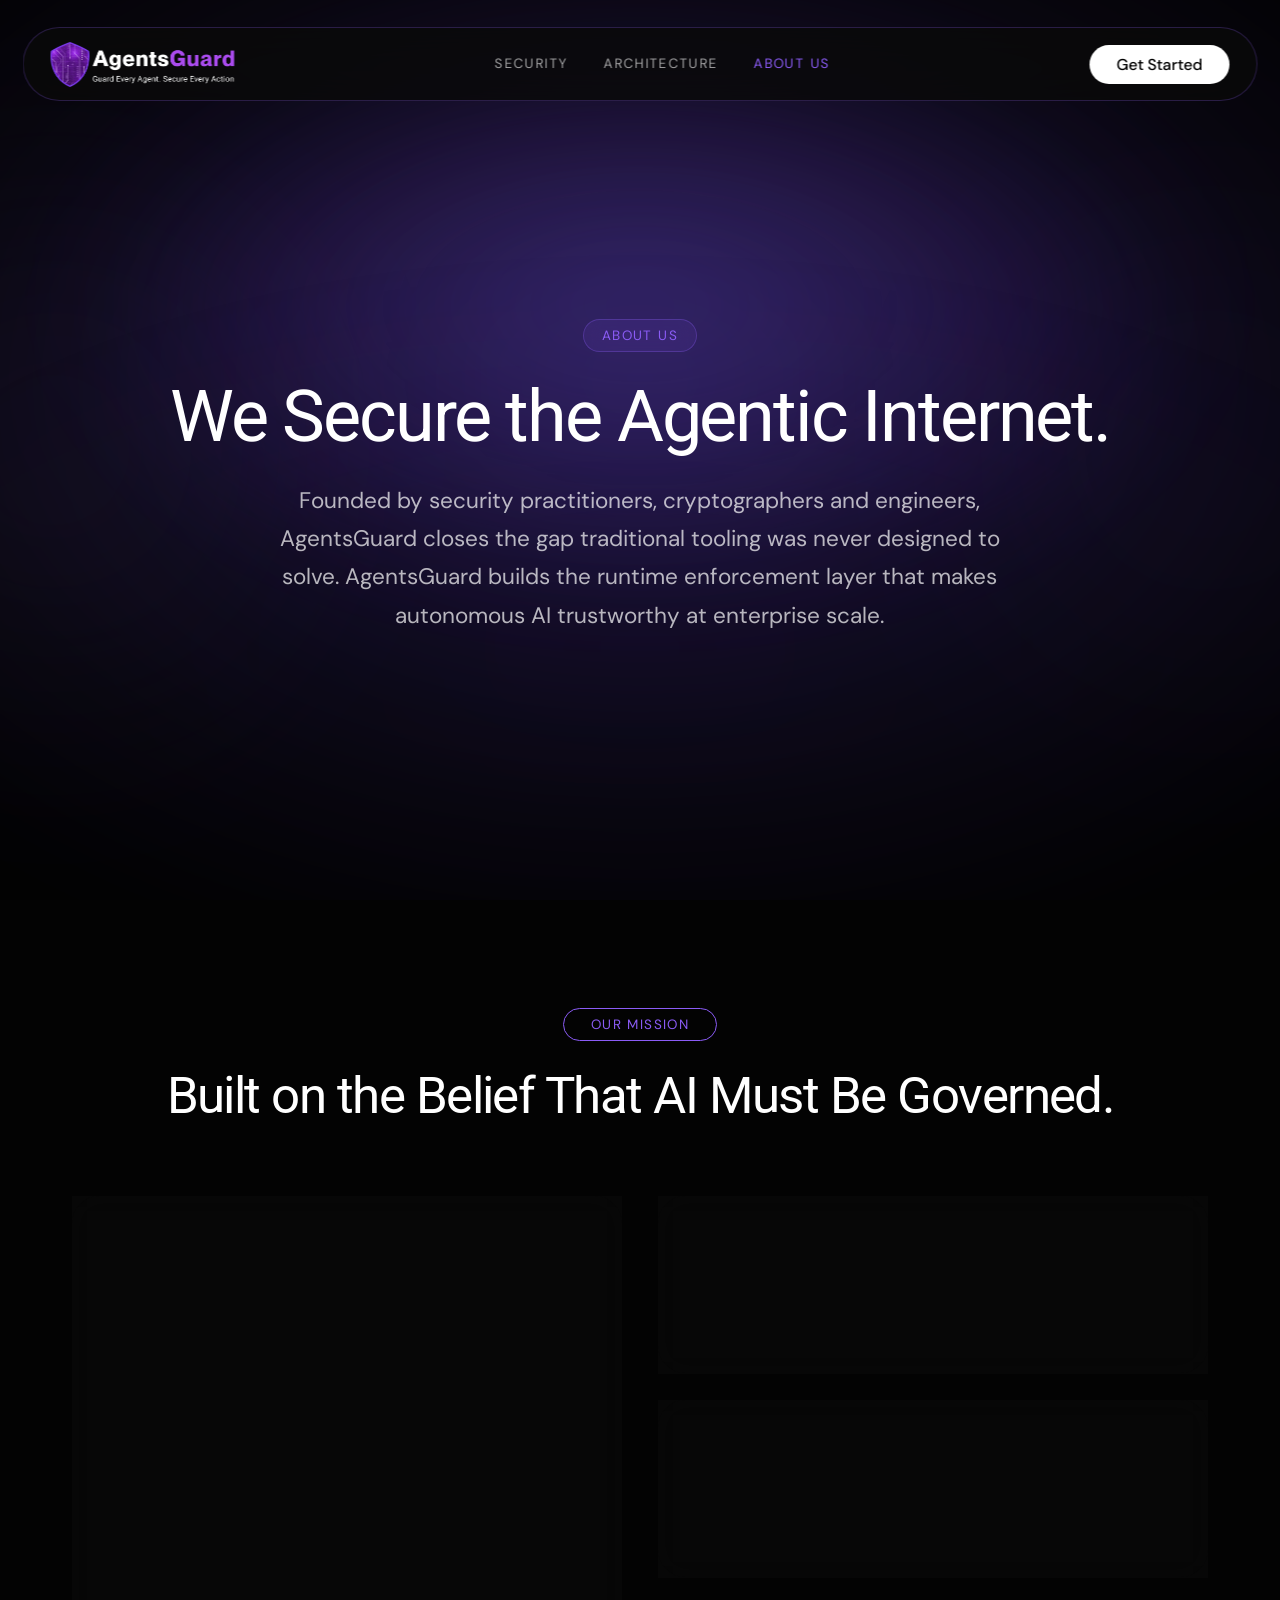
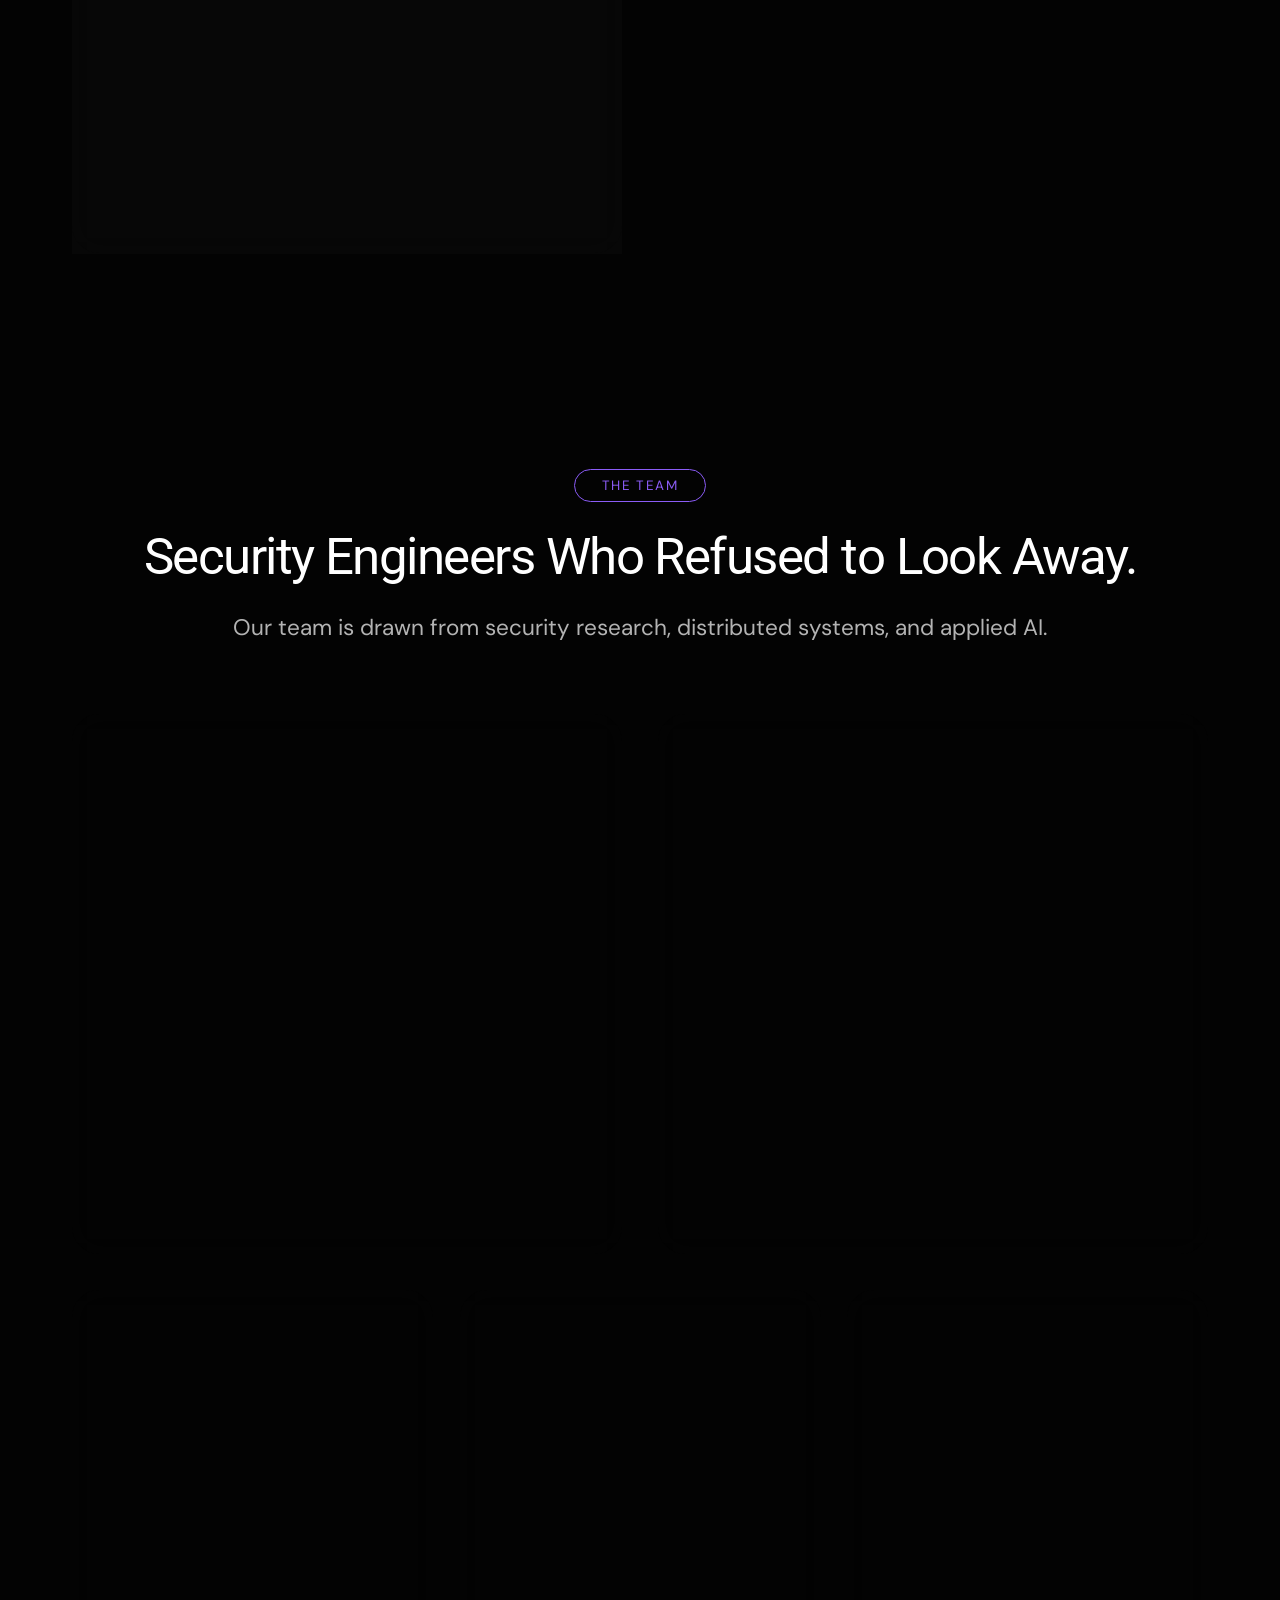
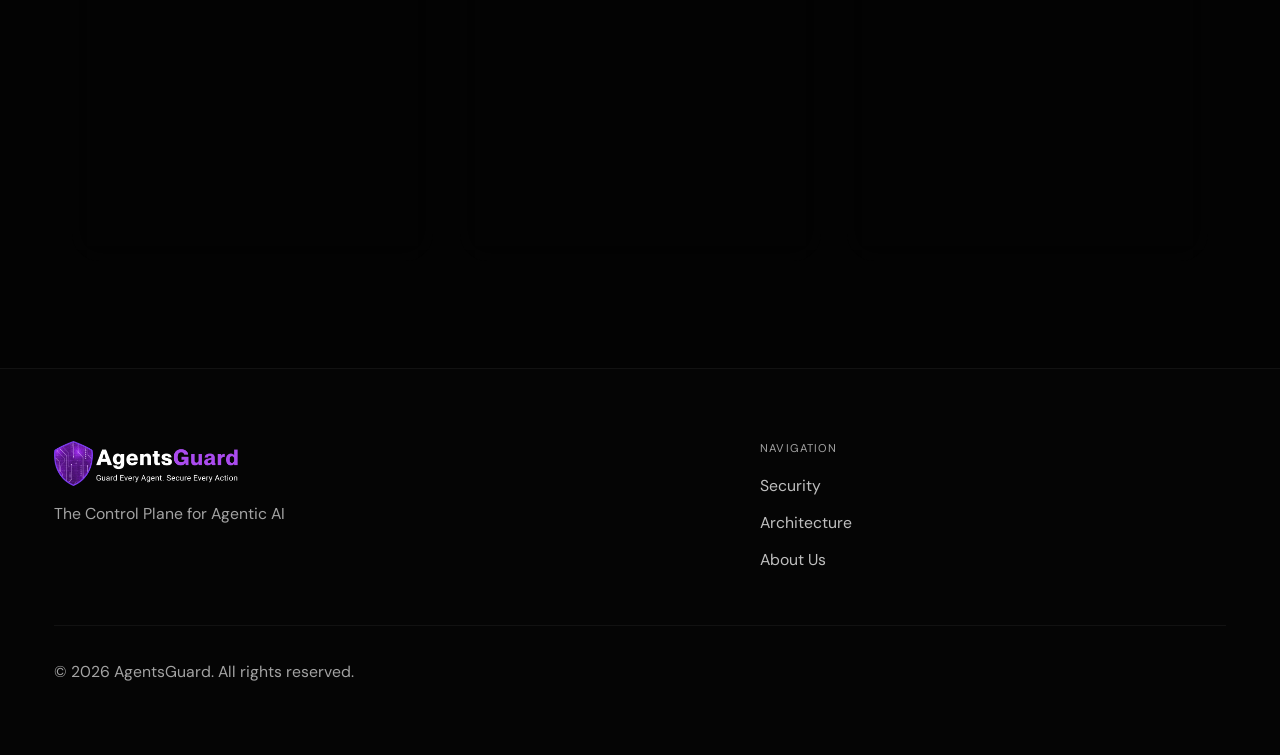
<file: about.html>
<!DOCTYPE html>
<html lang="en">

<head>
  <meta charset="UTF-8" />
  <meta name="viewport" content="width=device-width, initial-scale=1.0" />
  <meta name="description"
    content="Learn how AgentsGuard is building the runtime enforcement layer for trustworthy autonomous AI at enterprise scale." />
  <title>About Us | AgentsGuard</title>
  <link rel="stylesheet" href="assets/css/styles.css" />
</head>

<body>

  <!-- Background Orbs -->
  <div class="bg-orbs" aria-hidden="true">
    <div class="bg-orbs__orb bg-orbs__orb--hero"></div>
    <div class="bg-orbs__orb bg-orbs__orb--bloom"></div>
    <div class="bg-orbs__orb bg-orbs__orb--left"></div>
    <div class="bg-orbs__orb bg-orbs__orb--right"></div>
    <div class="bg-orbs__orb bg-orbs__orb--lower"></div>
  </div>

  <!-- ============================================================
       Header
  ============================================================ -->
  <header class="header">
    <nav class="header__nav" role="navigation" aria-label="Main navigation">
      <a href="index.html" class="header__logo">
        <img src="assets/images/logo-agents_guard.png" alt="AgentsGuard" />
      </a>

      <div class="header__links">
        <a href="index.html#security" class="header__link">Security</a>
        <a href="index.html#architecture" class="header__link">Architecture</a>
        <a href="about.html" class="header__link" style="color:#8b5cf6;">About Us</a>
      </div>

      <div class="header__right">
        <button onclick="openDemoModal()" class="btn-cta">Get Started</button>
        <button class="hamburger" aria-label="Toggle menu" aria-expanded="false">
          <span class="hamburger__bar"></span>
          <span class="hamburger__bar"></span>
          <span class="hamburger__bar"></span>
        </button>
      </div>
    </nav>

    <div class="mobile-menu" role="dialog" aria-label="Mobile navigation">
      <div class="mobile-menu__inner">
        <a href="index.html#security" class="mobile-menu__link">Security</a>
        <a href="index.html#architecture" class="mobile-menu__link">Architecture</a>
        <a href="about.html" class="mobile-menu__link">About Us</a>
      </div>
    </div>
  </header>

  <main>

    <!-- ============================================================
         About Hero
    ============================================================ -->
    <section class="hero">
      <div class="hero__inner">
        <div class="reveal">
          <div class="eyebrow eyebrow--ghost">About Us</div>
        </div>
        <h1 class="about-hero__title reveal" style="transition-delay:100ms;">
          We Secure the Agentic Internet.
        </h1>
        <p class="hero__body reveal" style="transition-delay:200ms;">
          Founded by security practitioners, cryptographers and engineers, AgentsGuard closes the gap traditional
          tooling was never designed to solve. AgentsGuard builds the runtime enforcement layer that makes autonomous AI
          trustworthy at enterprise scale.
        </p>
      </div>
    </section>

    <!-- ============================================================
         Mission
    ============================================================ -->
    <section class="section">
      <div class="container">

        <div class="section-header reveal">
          <div class="eyebrow">Our Mission</div>
          <h2>Built on the Belief That AI Must Be Governed.</h2>
        </div>

        <div class="grid-2">
          <div class="reveal card">
            <p
              style="color:var(--color-muted);line-height:1.8;margin-bottom:1.5rem;font-size:clamp(0.875rem,1.5vw,1.125rem);">
              We started AgentsGuard as the industry embraces agentic AI, deploying it at scale, without solving the
              core security problem.
            </p>
            <p
              style="color:var(--color-muted);line-height:1.8;margin-bottom:1.5rem;font-size:clamp(0.875rem,1.5vw,1.125rem);">
              Autonomous agents with access to critical systems can erase content, leak sensitive data, and compromise
              operations without reliable enforcement layers.
            </p>
            <p
              style="color:var(--color-muted);line-height:1.8;margin-bottom:1.5rem;font-size:clamp(0.875rem,1.5vw,1.125rem);">
              Our team comes from security research and distributed systems, where we saw the same failure patterns in
              highly scalable configurations that created major security issues.
            </p>
            <p style="color:var(--color-muted);line-height:1.8;font-size:clamp(0.875rem,1.5vw,1.125rem);">
              AgentsGuard exists to build the secure framework every organization needs when deploying autonomous
              systems using agentic AI.
            </p>
          </div>

          <div style="display:flex;flex-direction:column;gap:1.5rem;">
            <div class="reveal card" style="transition-delay:180ms">
              <h3 style="color:#8b5cf6;font-family:var(--font-heading);font-size:1.25rem;margin-bottom:0.75rem;">
                Enforcement-First</h3>
              <p style="color:var(--color-muted);font-size:0.9rem;">Security is never optional. Every agent action
                passes through a control point.</p>
            </div>
            <div class="reveal card" style="transition-delay:260ms">
              <h3 style="color:#8b5cf6;font-family:var(--font-heading);font-size:1.25rem;margin-bottom:0.75rem;">Radical
                Transparency</h3>
              <p style="color:var(--color-muted);font-size:0.9rem;">We publish threat models, share research openly, and
                design for auditability.</p>
            </div>
          </div>
        </div>

      </div>
    </section>

    <!-- ============================================================
         Team
    ============================================================ -->
    <section class="section">
      <div class="container">

        <div class="section-header reveal">
          <div class="eyebrow">The Team</div>
          <h2>Security Engineers Who Refused to Look Away.</h2>
          <p>Our team is drawn from security research, distributed systems, and applied AI.</p>
        </div>

        <!-- Founders -->
        <div class="grid-2" style="margin-bottom:2rem;">

          <!-- Dr. Najwa Araj -->
          <div class="reveal card card--purple-gradient" style="transition-delay:0ms">
            <div class="person-avatar">
              <span class="person-avatar__initials">JD</span>
            </div>
            <h3 class="person-name">John Doe</h3>
            <p class="person-role">Lorem Ipsum is simply dummy text of the printing and typesetting industry.</p>
            <p class="person-bio">Lorem Ipsum is simply dummy text of the printing and typesetting industry. Lorem Ipsum
              has been the industry's standard dummy text ever since the 1500s, when an unknown printer took a galley of
              type and scrambled it to make a type specimen book. It has survived not only five centuries, but also the
              leap into electronic typesetting, remaining essentially unchanged. </p>
          </div>

          <!-- Darian Okafor -->
          <div class="reveal card card--purple-gradient" style="transition-delay:120ms">
            <div class="person-avatar">
              <span class="person-avatar__initials">JS</span>
            </div>
            <h3 class="person-name">Jane Smith</h3>
            <p class="person-role">Lorem Ipsum is simply dummy text of the printing and typesetting industry.</p>
            <p class="person-bio">Lorem Ipsum is simply dummy text of the printing and typesetting industry. Lorem Ipsum
              has been the industry's standard dummy text ever since the 1500s.</p>
          </div>

        </div>

        <!-- Leadership -->
        <div class="grid-3">

          <div class="reveal card card--purple-gradient" style="transition-delay:0ms">
            <div class="person-avatar" style="width:3.5rem;height:3.5rem;">
              <span class="person-avatar__initials" style="font-size:1rem;">AJ</span>
            </div>
            <h3 class="person-name" style="font-size:1.25rem;">Alex Johnson</h3>
            <p class="person-role">Lorem Ipsum is simply dummy text of the printing and typesetting industry.</p>
            <p class="person-bio">Lorem Ipsum is simply dummy text of the printing and typesetting industry. Lorem Ipsum
              has been the industry's standard dummy text ever since the 1500s, when an unknown printer took a galley of
              type and scrambled it to make a type specimen book.</p>
          </div>

          <div class="reveal card card--purple-gradient" style="transition-delay:80ms">
            <div class="person-avatar" style="width:3.5rem;height:3.5rem;">
              <span class="person-avatar__initials" style="font-size:1rem;">CT</span>
            </div>
            <h3 class="person-name" style="font-size:1.25rem;">Chris Taylor</h3>
            <p class="person-role">Lorem Ipsum is simply dummy text of the printing and typesetting industry.</p>
            <p class="person-bio">Lorem Ipsum is simply dummy text of the printing and typesetting industry. Lorem Ipsum
              has been the industry's standard dummy text ever since the 1500s.</p>
          </div>

          <div class="reveal card card--purple-gradient" style="transition-delay:160ms">
            <div class="person-avatar" style="width:3.5rem;height:3.5rem;">
              <span class="person-avatar__initials" style="font-size:1rem;">ML</span>
            </div>
            <h3 class="person-name" style="font-size:1.25rem;">Morgan Lee</h3>
            <p class="person-role">Lorem Ipsum is simply dummy text of the printing and typesetting industry.</p>
            <p class="person-bio">Lorem Ipsum is simply dummy text of the printing and typesetting industry. Lorem Ipsum
              has been the industry's standard.</p>
          </div>

        </div>

      </div>
    </section>

  </main>

  <!-- ============================================================
       Footer
  ============================================================ -->
  <footer class="footer">
    <div class="footer__inner">
      <div class="footer__grid">
        <div>
          <img src="assets/images/logo-agents_guard.png" alt="AgentsGuard" class="footer__brand-logo" />
          <p class="footer__brand-tag">The Control Plane for Agentic AI</p>
        </div>
        <div>
          <p class="footer__nav-label">Navigation</p>
          <ul class="footer__nav-list">
            <li><a href="index.html#security" class="footer__nav-link">Security</a></li>
            <li><a href="index.html#architecture" class="footer__nav-link">Architecture</a></li>
            <li><a href="about.html" class="footer__nav-link">About Us</a></li>
          </ul>
        </div>
      </div>
      <div class="footer__bottom">
        <p class="footer__copy">© 2026 AgentsGuard. All rights reserved.</p>
      </div>
    </div>
  </footer>

  <!-- Demo Request Modal -->
  <div class="demo-modal" id="demoModal" role="dialog" aria-modal="true" aria-label="Request a Demo">
    <div class="demo-modal__overlay" id="demoModalOverlay"></div>
    <div class="demo-modal__card" id="demoModalCard">
      <button class="demo-modal__close" id="demoModalClose" aria-label="Close">
        <svg width="20" height="20" viewBox="0 0 24 24" fill="none" stroke="currentColor" stroke-width="2.5" stroke-linecap="round">
          <line x1="18" y1="6" x2="6" y2="18"/><line x1="6" y1="6" x2="18" y2="18"/>
        </svg>
      </button>
      <!-- Success state -->
      <div id="demoSuccess" style="display:none;text-align:center;padding:2rem 1rem;">
        <svg style="width:3.5rem;height:3.5rem;color:#8b5cf6;margin:0 auto 1.5rem;" viewBox="0 0 24 24" fill="none" stroke="currentColor" stroke-width="1.5" stroke-linecap="round" stroke-linejoin="round">
          <path d="M22 11.08V12a10 10 0 1 1-5.93-9.14"/><polyline points="22 4 12 14.01 9 11.01"/>
        </svg>
        <h3 style="font-family:var(--font-heading);font-size:1.75rem;margin-bottom:0.75rem;">Request Received</h3>
        <p style="color:var(--color-muted);margin-bottom:2rem;">Thank you! We'll be in touch shortly.</p>
        <button onclick="closeDemoModal()" class="btn-ghost">Close</button>
      </div>
      <!-- Form state -->
      <div id="demoFormWrap">
        <h2 style="font-family:var(--font-heading);font-size:clamp(1.5rem,4vw,2rem);margin-bottom:2rem;">Request a Demo</h2>
        <form class="demo-modal__form" id="demoForm" novalidate>
          <div class="demo-modal__row">
            <div class="demo-modal__field">
              <label for="demoName">Name <span style="color:#8b5cf6">*</span></label>
              <input type="text" id="demoName" name="name" placeholder="Your name" required />
            </div>
            <div class="demo-modal__field">
              <label for="demoEmail">Email <span style="color:#8b5cf6">*</span></label>
              <input type="email" id="demoEmail" name="email" placeholder="you@company.com" required />
            </div>
          </div>
          <div class="demo-modal__row">
            <div class="demo-modal__field">
              <label for="demoOrg">Organisation <span style="color:#8b5cf6">*</span></label>
              <input type="text" id="demoOrg" name="organisation" placeholder="Company name" required />
            </div>
            <div class="demo-modal__field">
              <label for="demoPhone">Phone <span style="color:#8b5cf6">*</span></label>
              <input type="tel" id="demoPhone" name="phone" placeholder="Enter phone number" inputmode="numeric" required />
            </div>
          </div>
          <div class="demo-modal__field">
            <label for="demoCountry">Country</label>
            <select id="demoCountry" name="country">
              <option value="" disabled selected>Select your country</option>
              <option>United Arab Emirates</option>
              <option>Afghanistan</option><option>Albania</option><option>Algeria</option><option>Andorra</option>
              <option>Angola</option><option>Antigua and Barbuda</option><option>Argentina</option><option>Armenia</option>
              <option>Australia</option><option>Austria</option><option>Azerbaijan</option><option>Bahamas</option>
              <option>Bahrain</option><option>Bangladesh</option><option>Barbados</option><option>Belarus</option>
              <option>Belgium</option><option>Belize</option><option>Benin</option><option>Bhutan</option>
              <option>Bolivia</option><option>Bosnia and Herzegovina</option><option>Botswana</option><option>Brazil</option>
              <option>Brunei</option><option>Bulgaria</option><option>Burkina Faso</option><option>Burundi</option>
              <option>Cabo Verde</option><option>Cambodia</option><option>Cameroon</option><option>Canada</option>
              <option>Central African Republic</option><option>Chad</option><option>Chile</option><option>China</option>
              <option>Colombia</option><option>Comoros</option><option>Congo (DRC)</option><option>Congo (Republic)</option>
              <option>Costa Rica</option><option>Croatia</option><option>Cuba</option><option>Cyprus</option>
              <option>Czech Republic</option><option>Denmark</option><option>Djibouti</option><option>Dominica</option>
              <option>Dominican Republic</option><option>Ecuador</option><option>Egypt</option><option>El Salvador</option>
              <option>Equatorial Guinea</option><option>Eritrea</option><option>Estonia</option><option>Eswatini</option>
              <option>Ethiopia</option><option>Fiji</option><option>Finland</option><option>France</option>
              <option>Gabon</option><option>Gambia</option><option>Georgia</option><option>Germany</option>
              <option>Ghana</option><option>Greece</option><option>Grenada</option><option>Guatemala</option>
              <option>Guinea</option><option>Guinea-Bissau</option><option>Guyana</option><option>Haiti</option>
              <option>Honduras</option><option>Hungary</option><option>Iceland</option><option>India</option>
              <option>Indonesia</option><option>Iran</option><option>Iraq</option><option>Ireland</option>
              <option>Israel</option><option>Italy</option><option>Jamaica</option><option>Japan</option>
              <option>Jordan</option><option>Kazakhstan</option><option>Kenya</option><option>Kiribati</option>
              <option>Kuwait</option><option>Kyrgyzstan</option><option>Laos</option><option>Latvia</option>
              <option>Lebanon</option><option>Lesotho</option><option>Liberia</option><option>Libya</option>
              <option>Liechtenstein</option><option>Lithuania</option><option>Luxembourg</option><option>Madagascar</option>
              <option>Malawi</option><option>Malaysia</option><option>Maldives</option><option>Mali</option>
              <option>Malta</option><option>Marshall Islands</option><option>Mauritania</option><option>Mauritius</option>
              <option>Mexico</option><option>Micronesia</option><option>Moldova</option><option>Monaco</option>
              <option>Mongolia</option><option>Montenegro</option><option>Morocco</option><option>Mozambique</option>
              <option>Myanmar</option><option>Namibia</option><option>Nauru</option><option>Nepal</option>
              <option>Netherlands</option><option>New Zealand</option><option>Nicaragua</option><option>Niger</option>
              <option>Nigeria</option><option>North Korea</option><option>North Macedonia</option><option>Norway</option>
              <option>Oman</option><option>Pakistan</option><option>Palau</option><option>Panama</option>
              <option>Papua New Guinea</option><option>Paraguay</option><option>Peru</option><option>Philippines</option>
              <option>Poland</option><option>Portugal</option><option>Qatar</option><option>Romania</option>
              <option>Russia</option><option>Rwanda</option><option>Saint Kitts and Nevis</option><option>Saint Lucia</option>
              <option>Saint Vincent and the Grenadines</option><option>Samoa</option><option>San Marino</option>
              <option>Sao Tome and Principe</option><option>Saudi Arabia</option><option>Senegal</option>
              <option>Serbia</option><option>Seychelles</option><option>Sierra Leone</option><option>Singapore</option>
              <option>Slovakia</option><option>Slovenia</option><option>Solomon Islands</option><option>Somalia</option>
              <option>South Africa</option><option>South Korea</option><option>South Sudan</option><option>Spain</option>
              <option>Sri Lanka</option><option>Sudan</option><option>Suriname</option><option>Sweden</option>
              <option>Switzerland</option><option>Syria</option><option>Taiwan</option><option>Tajikistan</option>
              <option>Tanzania</option><option>Thailand</option><option>Timor-Leste</option><option>Togo</option>
              <option>Tonga</option><option>Trinidad and Tobago</option><option>Tunisia</option><option>Turkey</option>
              <option>Turkmenistan</option><option>Tuvalu</option><option>Uganda</option><option>Ukraine</option>
              <option>United Kingdom</option><option>United States</option><option>Uruguay</option><option>Uzbekistan</option>
              <option>Vanuatu</option><option>Vatican City</option><option>Venezuela</option><option>Vietnam</option>
              <option>Yemen</option><option>Zambia</option><option>Zimbabwe</option>
            </select>
          </div>
          <div class="demo-modal__field">
            <label for="demoEnquiry">Enquiry</label>
            <textarea id="demoEnquiry" name="enquiry" rows="4" placeholder="Tell us about your use case…"></textarea>
          </div>
          <button type="submit" class="shiny-btn">
            <div class="shiny-btn__ring shiny-btn__ring--blur"></div>
            <div class="shiny-btn__ring shiny-btn__ring--solid"></div>
            <span class="shiny-btn__inner">Submit Request</span>
          </button>
        </form>
      </div><!-- /demoFormWrap -->
    </div>
  </div>

  <script src="assets/js/main.js"></script>
</body>

</html>
</file>
<file: assets/css/styles.css>
/* ============================================================
   AgentsGuard – Static Stylesheet
   ============================================================ */

/* 1. Fonts
-------------------------------------------------------------- */
@import url('https://fonts.googleapis.com/css2?family=Roboto:wght@300;400;500;600;400&family=DM+Sans:wght@300;400;500;600&display=swap');

/* 2. CSS Custom Properties
-------------------------------------------------------------- */
:root {
  --color-bg: #030303;
  --color-text: #ffffff;
  --color-purple: #8b5cf6;
  --color-purple-dim: rgba(139, 92, 246, 0.3);
  --color-muted: rgba(255, 255, 255, 0.7);
  --color-subtle: rgba(255, 255, 255, 0.05);

  --font-heading: 'Roboto', sans-serif;
  --font-body: 'DM Sans', system-ui, sans-serif;

  --radius-card: 1.5rem;
  --radius-pill: 999px;

  --transition-smooth: all 0.4s cubic-bezier(0.23, 1, 0.32, 1);
  --transition-fast: all 0.3s cubic-bezier(0.23, 1, 0.32, 1);
}

/* 3. Reset & Base
-------------------------------------------------------------- */
*,
*::before,
*::after {
  box-sizing: border-box;
  margin: 0;
  padding: 0;
}

html {
  scroll-behavior: smooth;
  font-size: clamp(15px, 0.35vw + 14px, 18px);
}

body {
  background: var(--color-bg);
  color: var(--color-text);
  font-family: var(--font-body);
  font-weight: 400;
  line-height: 1.3;
  overflow-x: hidden;
  min-height: 100vh;
}

img {
  display: block;
  max-width: 100%;
}

a {
  text-decoration: none;
  color: inherit;
}

button {
  cursor: pointer;
  border: none;
  background: none;
  font-family: inherit;
}

ul,
ol {
  list-style: none;
}

/* 4. Layout Utilities
-------------------------------------------------------------- */
.container {
  max-width: 80rem;
  /* 1280px */
  margin-inline: auto;
  padding-inline: 1rem;
}

.container--narrow {
  max-width: 64rem;
}

.section {
  position: relative;
  z-index: 10;
  padding-block: 5rem;
  padding-inline: 1rem;
  scroll-margin-top: 6rem;
}

@media (min-width: 640px) {
  .section {
    padding-block: 6rem;
    padding-inline: 1.5rem;
  }
}

@media (min-width: 768px) {
  .section {
    padding-block: 6rem;
    padding-inline: 3rem;
  }
}

.grid-2 {
  display: grid;
  gap: 2rem;
}

.grid-3 {
  display: grid;
  gap: 1.5rem;
}

.grid-4 {
  display: grid;
  gap: 1rem;
}

@media (min-width: 640px) {
  .grid-2 {
    grid-template-columns: repeat(2, 1fr);
  }
}

@media (min-width: 768px) {
  .grid-3 {
    grid-template-columns: repeat(2, 1fr);
  }
}

@media (min-width: 1024px) {
  .grid-3 {
    grid-template-columns: repeat(3, 1fr);
  }
}

@media (min-width: 640px) {
  .grid-4 {
    grid-template-columns: repeat(2, 1fr);
  }
}

@media (min-width: 1024px) {
  .grid-4 {
    grid-template-columns: repeat(4, 1fr);
  }
}

/* 5. Background – Floating Orbs
-------------------------------------------------------------- */
.bg-orbs {
  position: fixed;
  inset: 0;
  z-index: 0;
  pointer-events: none;
  overflow: hidden;
}

.bg-orbs__orb {
  position: absolute;
  border-radius: 50%;
}

.bg-orbs__orb--hero {
  top: -14rem;
  left: 50%;
  transform: translateX(-50%);
  width: 110rem;
  height: 70rem;
  opacity: 0.9;
  background: radial-gradient(ellipse at center,
      rgba(109, 76, 255, 0.30) 0%,
      rgba(91, 60, 201, 0.24) 22%,
      rgba(59, 42, 122, 0.16) 42%,
      rgba(14, 10, 28, 0.04) 68%,
      transparent 82%);
  filter: blur(72px);
}

.bg-orbs__orb--bloom {
  top: 2rem;
  left: 50%;
  transform: translateX(-50%);
  width: 62rem;
  height: 30rem;
  opacity: 0.75;
  background: radial-gradient(ellipse at center,
      rgba(128, 97, 255, 0.34) 0%,
      rgba(139, 92, 246, 0.22) 30%,
      rgba(124, 58, 237, 0.10) 55%,
      transparent 76%);
  filter: blur(64px);
}

.bg-orbs__orb--left {
  top: 8%;
  left: -18rem;
  width: 42rem;
  height: 42rem;
  opacity: 0.34;
  background: radial-gradient(circle,
      rgba(167, 139, 250, 0.20) 0%,
      rgba(128, 97, 255, 0.08) 40%,
      transparent 74%);
  filter: blur(96px);
}

.bg-orbs__orb--right {
  top: 10%;
  right: -16rem;
  width: 40rem;
  height: 40rem;
  opacity: 0.28;
  background: radial-gradient(circle,
      rgba(139, 92, 246, 0.18) 0%,
      rgba(109, 76, 255, 0.08) 38%,
      transparent 74%);
  filter: blur(100px);
}

.bg-orbs__orb--lower {
  top: 18rem;
  left: 50%;
  transform: translateX(-50%);
  width: 90rem;
  height: 36rem;
  opacity: 0.34;
  background: radial-gradient(ellipse at center,
      rgba(44, 31, 92, 0.16) 0%,
      rgba(22, 16, 42, 0.10) 42%,
      transparent 78%);
  filter: blur(88px);
}

/* 6. Header / Navigation
-------------------------------------------------------------- */
.header {
  position: fixed;
  top: 1rem;
  left: 50%;
  transform: translateX(-50%);
  z-index: 50;
  width: calc(100% - 1.5rem);
  max-width: 80rem;
}

@media (min-width: 640px) {
  .header {
    top: 1.5rem;
    width: calc(100% - 2.5rem);
  }
}

.header__nav {
  display: flex;
  align-items: center;
  justify-content: space-between;
  gap: 1rem;
  padding: 0.75rem 1rem;
  border-radius: 1rem;
  background: rgba(10, 10, 10, 0.85);
  backdrop-filter: blur(20px);
  border: 1px solid rgba(139, 92, 246, 0.25);
}

@media (min-width: 640px) {
  .header__nav {
    border-radius: var(--radius-pill);
    padding-inline: 1.5rem;
  }
}

.header__logo img {
  height: 2rem;
}

@media (min-width: 640px) {
  .header__logo img {
    height: 2.5rem;
  }
}

.header__links {
  display: none;
  align-items: center;
  gap: 2rem;
  flex: 1;
  justify-content: center;
}

@media (min-width: 1280px) {
  .header__links {
    display: flex;
  }
}

.header__link {
  font-size: 0.75rem;
  letter-spacing: 0.1em;
  text-transform: uppercase;
  color: rgba(255, 255, 255, 0.62);
  transition: color 260ms ease, transform 260ms ease;
}

.header__link:hover {
  color: #fff;
  transform: translateY(-1px);
}

.header__right {
  display: flex;
  align-items: center;
  gap: 0.75rem;
}

.btn-cta {
  display: inline-block;
  padding: 0.5rem 1rem;
  background: #fff;
  color: #000;
  border-radius: var(--radius-pill);
  font-size: 0.75rem;
  font-weight: 500;
  white-space: nowrap;
  transition: var(--transition-fast);
}

@media (min-width: 640px) {
  .btn-cta {
    padding: 0.5rem 1.5rem;
    font-size: 0.875rem;
  }
}

.btn-cta:hover {
  background: rgba(255, 255, 255, 0.9);
}

/* Hamburger */
.hamburger {
  display: flex;
  flex-direction: column;
  justify-content: center;
  align-items: center;
  width: 2rem;
  height: 2rem;
  gap: 0.375rem;
  flex-shrink: 0;
}

@media (min-width: 1280px) {
  .hamburger {
    display: none;
  }
}

.hamburger__bar {
  display: block;
  width: 1.25rem;
  height: 1px;
  background: #fff;
  opacity: 0.8;
  transition: transform 300ms ease, opacity 300ms ease;
}

.hamburger.is-open .hamburger__bar:nth-child(1) {
  transform: translateY(6.5px) rotate(45deg);
  opacity: 1;
}

.hamburger.is-open .hamburger__bar:nth-child(2) {
  opacity: 0;
}

.hamburger.is-open .hamburger__bar:nth-child(3) {
  transform: translateY(-6.5px) rotate(-45deg);
  opacity: 1;
}

/* Mobile dropdown */
.mobile-menu {
  overflow: hidden;
  max-height: 0;
  opacity: 0;
  transition: max-height 300ms ease, opacity 300ms ease;
  margin-top: 0.5rem;
}

.mobile-menu.is-open {
  max-height: 200px;
  opacity: 1;
}

.mobile-menu__inner {
  display: flex;
  flex-direction: column;
  gap: 0.25rem;
  padding: 1rem;
  border-radius: 1rem;
  background: rgba(10, 10, 10, 0.92);
  backdrop-filter: blur(20px);
  border: 1px solid rgba(139, 92, 246, 0.2);
}

.mobile-menu__link {
  padding: 0.625rem 0.75rem;
  font-size: 0.875rem;
  text-transform: uppercase;
  letter-spacing: 0.1em;
  color: rgba(255, 255, 255, 0.7);
  border-radius: 0.75rem;
  transition: background 200ms ease, color 200ms ease;
}

.mobile-menu__link:hover {
  background: rgba(139, 92, 246, 0.1);
  color: #fff;
}

/* 7. Eyebrow / Badge Pills
-------------------------------------------------------------- */
.eyebrow {
  display: inline-block;
  padding: 0.375rem 1.5rem;
  border-radius: var(--radius-pill);
  border: 1px solid var(--color-purple);
  color: var(--color-purple);
  font-size: 0.75rem;
  text-transform: uppercase;
  letter-spacing: 0.1em;
  margin-bottom: 1.5rem;
}

.eyebrow--ghost {
  background: rgba(139, 92, 246, 0.1);
  border-color: rgba(139, 92, 246, 0.3);
  backdrop-filter: blur(8px);
  padding: 0.375rem 1rem;
}

/* 8. Section Headers
-------------------------------------------------------------- */
.section-header {
  text-align: center;
  margin-bottom: 4rem;
  max-width: 64rem;
  margin-inline: auto;
}

.section-header h2 {
  font-family: var(--font-heading);
  font-weight: 400;
  font-size: clamp(1.5rem, 4vw, 3rem);
  letter-spacing: -0.03em;
  line-height: 1.1;
  margin-bottom: 1rem;
}

.section-header p {
  font-size: clamp(1rem, 2vw, 1.25rem);
  color: var(--color-muted);
  max-width: 56rem;
  margin-inline: auto;
  padding-inline: 1rem;
  margin-top: 1.5rem;
}

/* 9. Cards
-------------------------------------------------------------- */
.card {
  border-radius: var(--radius-card);
  border: 1px solid var(--color-subtle);
  background: rgba(255, 255, 255, 0.02);
  backdrop-filter: blur(16px);
  transition: var(--transition-smooth);
  padding: 1.5rem;
}

@media (min-width: 640px) {
  .card {
    padding: 2rem;
  }
}

@media (min-width: 768px) {
  .card {
    padding: 2.5rem;
  }
}

.card--purple-border {
  border-color: var(--color-purple-dim);
}

.card--purple-gradient {
  background: linear-gradient(135deg, rgba(139, 92, 246, 0.08) 0%, rgba(255, 255, 255, 0.02) 100%);
  border-color: rgba(139, 92, 246, 0.2);
}

.card--purple-glow-left {
  border: 2px solid var(--color-purple-dim);
  background: linear-gradient(90deg, rgba(139, 92, 246, 0.1) 0%, transparent 50%);
}

@media (hover: hover) and (pointer: fine) {
  .card:hover {
    transform: translateY(-4px);
    filter: drop-shadow(0 18px 32px rgba(128, 97, 255, 0.18));
  }
}

/* 10. Animations
-------------------------------------------------------------- */
@keyframes fade-in {
  from {
    opacity: 0;
  }

  to {
    opacity: 1;
  }
}

@keyframes fade-in-up {
  from {
    opacity: 0;
    transform: translateY(30px);
  }

  to {
    opacity: 1;
    transform: translateY(0);
  }
}

@keyframes shimmer {
  0% {
    background-position: -200% center;
  }

  100% {
    background-position: 200% center;
  }
}

@keyframes spin-slow {
  from {
    transform: rotate(0deg);
  }

  to {
    transform: rotate(360deg);
  }
}

.anim-fade-in {
  animation: fade-in 0.8s ease-out forwards;
  opacity: 0;
}

.anim-fade-in-up {
  animation: fade-in-up 0.8s cubic-bezier(0.23, 1, 0.32, 1) forwards;
  opacity: 0;
}

.shimmer-text {
  background: linear-gradient(90deg, #8b5cf6 0%, #8b5cf6 25%, #ffffff 50%, #8b5cf6 75%, #8b5cf6 100%);
  background-size: 200% auto;
  -webkit-background-clip: text;
  background-clip: text;
  -webkit-text-fill-color: transparent;
  animation: shimmer 3s linear infinite;
}

/* ScrollReveal */
.reveal {
  opacity: 0;
  transform: translateY(2rem);
  transition: opacity 1s ease-out, transform 1s ease-out;
}

.reveal.is-visible {
  opacity: 1;
  transform: translateY(0);
}

/* 11. Hero
-------------------------------------------------------------- */
.hero {
  position: relative;
  z-index: 10;
  min-height: 100svh;
  display: flex;
  align-items: center;
  justify-content: center;
  padding: 8rem 1rem 3rem;
  text-align: center;
}

@media (min-width: 640px) {
  .hero {
    padding-top: 7rem;
    padding-inline: 1.5rem;
  }
}

@media (min-width: 768px) {
  .hero {
    padding-top: 8.5rem;
    padding-inline: 3rem;
  }
}

.hero__inner {
  max-width: 80rem;
  margin-inline: auto;
  position: relative;
  z-index: 10;
}

.hero__title {
  font-family: var(--font-heading);
  font-weight: 400;
  font-size: clamp(2.5rem, 8vw, 5rem);
  line-height: 1.05;
  letter-spacing: -0.03em;
  margin-bottom: 1.5rem;
  animation: fade-in-up 0.8s cubic-bezier(0.23, 1, 0.32, 1) 0.1s forwards;
  opacity: 0;
}

@media (min-width: 1280px) {
  .hero__title {
    font-size: 5rem;
  }
}

.hero__title span {
  display: block;
  margin-bottom: 0.25rem;
}

.hero__title span.muted {
  color: rgba(255, 255, 255, 0.8);
}

.hero__body {
  font-size: clamp(1rem, 2vw, 1.25rem);
  color: var(--color-muted);
  max-width: 40rem;
  margin-inline: auto;
  margin-bottom: 2.5rem;
  line-height: 1.7;
  animation: fade-in-up 0.8s cubic-bezier(0.23, 1, 0.32, 1) 0.2s forwards;
  opacity: 0;
}

.hero__actions {
  display: flex;
  flex-direction: column;
  align-items: center;
  gap: 1rem;
  margin-bottom: 3rem;
  animation: fade-in-up 0.8s cubic-bezier(0.23, 1, 0.32, 1) 0.3s forwards;
  opacity: 0;
}

@media (min-width: 640px) {
  .hero__actions {
    flex-direction: row;
    justify-content: center;
  }
}

.hero__stat-grid {
  display: grid;
  grid-template-columns: 1fr;
  gap: 0.75rem;
  max-width: 64rem;
  margin-inline: auto;
  animation: fade-in-up 0.8s cubic-bezier(0.23, 1, 0.32, 1) 0.4s forwards;
  opacity: 0;
  margin-top: 3rem;
}

@media (min-width: 640px) {
  .hero__stat-grid {
    grid-template-columns: repeat(3, 1fr);
    gap: 1.5rem;
    margin-top: 4rem;
  }
}

@media (min-width: 768px) {
  .hero__stat-grid {
    gap: 2rem;
    margin-top: 6rem;
  }
}

.stat-card {
  padding: 1.5rem;
  border-radius: 1rem;
  text-align: center;
  border: 1px solid rgba(139, 92, 246, 0.3);
  background: rgba(255, 255, 255, 0.02);
  transition: var(--transition-smooth);
}

@media (min-width: 640px) {
  .stat-card {
    border-radius: 1.5rem;
    padding: 2rem;
  }
}

@media (min-width: 768px) {
  .stat-card {
    padding: 2.5rem;
  }
}

@media (hover: hover) and (pointer: fine) {
  .stat-card:hover {
    transform: translateY(-4px);
    filter: drop-shadow(0 18px 32px rgba(128, 97, 255, 0.18));
  }
}

.stat-card__icon {
  color: var(--color-purple);
  margin-bottom: 1rem;
  display: flex;
  justify-content: center;
}

.stat-card__icon svg {
  width: 2.5rem;
  height: 2.5rem;
}

.stat-card__label {
  font-size: 0.625rem;
  text-transform: uppercase;
  letter-spacing: 0.1em;
  color: #737373;
  margin-bottom: 0.5rem;
}

.stat-card__text {
  font-size: 0.875rem;
  color: #fff;
  line-height: 1.4;
}

@media (min-width: 640px) {
  .stat-card__icon svg {
    width: 3rem;
    height: 3rem;
  }

  .stat-card__label {
    font-size: 0.75rem;
  }

  .stat-card__text {
    font-size: 1.125rem;
  }
}

/* 12. Shiny Border Button
-------------------------------------------------------------- */
.shiny-btn {
  position: relative;
  border-radius: var(--radius-pill);
  padding: 1px;
  overflow: hidden;
  display: inline-flex;
  align-items: center;
  cursor: pointer;
  border: none;
  background: transparent;
  -webkit-appearance: none;
  appearance: none;

}

.shiny-btn__ring {
  position: absolute;
  top: -50%;
  left: -50%;
  width: 200%;
  height: 200%;
  animation: spin-slow 4s linear infinite;
  pointer-events: none;
}

.shiny-btn__ring--blur {
  background: conic-gradient(from 0deg,
      transparent 0%,
      transparent 20%,
      rgba(139, 92, 246, 0.3) 35%,
      rgba(139, 92, 246, 0.8) 45%,
      #8b5cf6 50%,
      rgba(139, 92, 246, 0.8) 55%,
      rgba(139, 92, 246, 0.3) 65%,
      transparent 80%,
      transparent 100%);
  filter: blur(8px);
}

.shiny-btn__ring--solid {
  background: conic-gradient(from 0deg,
      transparent 0%,
      transparent 30%,
      rgba(139, 92, 246, 0.5) 42%,
      #8b5cf6 50%,
      rgba(139, 92, 246, 0.5) 58%,
      transparent 70%,
      transparent 100%);
}

.shiny-btn__inner {
  position: relative;
  z-index: 10;
  background: #0a0a0a;
  border-radius: var(--radius-pill);
  padding: 0.75rem 1.75rem;
  color: #fff;
  font-weight: 500;
  font-size: 0.875rem;
  transition: var(--transition-fast);
  white-space: nowrap;
  display: block;
}

@media (min-width: 640px) {
  .shiny-btn__inner {
    padding: 1rem 2.5rem;
    font-size: 1rem;
  }
}

/* Ghost button */
.btn-ghost {
  padding: 0.75rem 1.5rem;
  color: #fff;
  border-radius: var(--radius-pill);
  font-size: 0.875rem;
  background: rgba(255, 255, 255, 0.1);
  border: 1px solid rgba(255, 255, 255, 0.14);
  backdrop-filter: blur(10px);
  transition: var(--transition-fast);
  white-space: nowrap;
}

@media (min-width: 640px) {
  .btn-ghost {
    padding: 1rem 2.5rem;
    font-size: 1rem;
  }
}

.btn-ghost:hover {
  background: rgba(255, 255, 255, 0.15);
}

/* 13. Threat Landscape Tabs
-------------------------------------------------------------- */
.threat-tabs {
  display: flex;
  gap: 0.5rem;
  margin-bottom: 2rem;
  overflow-x: auto;
  -ms-overflow-style: none;
  scrollbar-width: none;
  padding-bottom: 0.5rem;
}

.threat-tabs::-webkit-scrollbar {
  display: none;
}

@media (min-width: 640px) {
  .threat-tabs {
    justify-content: center;
    gap: 0.75rem;
    margin-bottom: 3rem;
  }
}

.threat-tab {
  padding: 0.75rem 1rem;
  border-radius: var(--radius-pill);
  font-size: 0.75rem;
  font-weight: 500;
  white-space: nowrap;
  flex-shrink: 0;
  cursor: pointer;
  background: rgba(255, 255, 255, 0.03);
  border: 2px solid rgba(255, 255, 255, 0.1);
  color: rgba(139, 92, 246, 0.6);
  transition: var(--transition-fast);
  backdrop-filter: blur(8px);
}

@media (min-width: 640px) {
  .threat-tab {
    padding: 0.75rem 1.5rem;
    font-size: 0.875rem;
  }
}

.threat-tab.is-active {
  background: linear-gradient(135deg, #8b5cf6 0%, rgba(139, 92, 246, 0.87) 100%);
  border-color: #8b5cf6;
  color: #fff;
  font-weight: 600;
  transform: translateY(-2px);
  box-shadow: 0 0 28px -4px rgba(139, 92, 246, 0.56), 0 4px 12px -2px rgba(139, 92, 246, 0.31), inset 0 1px 0 rgba(255, 255, 255, 0.2);
}

.threat-panel {
  display: none;
}

.threat-panel.is-active {
  display: block;
}

.threat-card {
  border-radius: 1.25rem;
  border: 1.5px solid rgba(139, 92, 246, 0.25);
  background: radial-gradient(circle at top left, rgba(139, 92, 246, 0.09) 0%, rgba(10, 10, 15, 0.8) 100%);
  backdrop-filter: blur(24px);
  box-shadow: 0 12px 40px -8px rgba(139, 92, 246, 0.31), 0 0 0 1px rgba(139, 92, 246, 0.12), inset 0 1px 0 rgba(255, 255, 255, 0.15);
  padding: 1.5rem;
}

@media (min-width: 640px) {
  .threat-card {
    border-radius: 1.5rem;
    padding: 2.5rem 3rem;
  }
}

@media (min-width: 768px) {
  .threat-card {
    padding: 3.5rem;
  }
}

.threat-card h3 {
  font-family: var(--font-heading);
  font-size: clamp(1.5rem, 4vw, 2.5rem);
  letter-spacing: -0.025em;
  margin-bottom: 1.25rem;
  line-height: 1.2;
}

.threat-card p {
  font-size: clamp(0.875rem, 2vw, 1.25rem);
  color: rgba(255, 255, 255, 0.78);
  font-weight: 400;
  line-height: 1.6;
}

/* 14. Capabilities Accordion
-------------------------------------------------------------- */
.accordion-item {
  border-radius: 1.25rem;
  border: 1px solid rgba(255, 255, 255, 0.08);
  background: rgba(0, 0, 0, 0.3);
  backdrop-filter: blur(20px);
  cursor: pointer;
  transition: var(--transition-smooth);
  box-shadow: 0 4px 16px -4px rgba(0, 0, 0, 0.3), inset 0 1px 0 rgba(255, 255, 255, 0.05);
  margin-bottom: 1rem;
}

.accordion-item.is-open {
  border-color: rgba(139, 92, 246, 0.19);
  background: radial-gradient(circle at top left, rgba(139, 92, 246, 0.05) 0%, rgba(0, 0, 0, 0.4) 100%);
  box-shadow: 0 8px 32px -8px rgba(139, 92, 246, 0.25), inset 0 1px 0 rgba(255, 255, 255, 0.1);
}

.accordion-header {
  display: flex;
  align-items: center;
  gap: 1.25rem;
  padding: 1.25rem 1.5rem;
}

.accordion-icon-wrap {
  width: 3.5rem;
  height: 3.5rem;
  border-radius: 50%;
  display: flex;
  align-items: center;
  justify-content: center;
  flex-shrink: 0;
  background: radial-gradient(circle at center, rgba(139, 92, 246, 0.15) 0%, rgba(139, 92, 246, 0.06) 100%);
  border: 1.5px solid rgba(139, 92, 246, 0.25);
  box-shadow: 0 0 20px -5px rgba(139, 92, 246, 0.37), inset 0 1px 2px rgba(255, 255, 255, 0.1);
}

.accordion-icon-wrap svg {
  width: 1.75rem;
  height: 1.75rem;
  color: var(--color-purple);
}

.accordion-title {
  font-family: var(--font-heading);
  font-size: clamp(1rem, 2vw, 1.5rem);
  color: var(--color-purple);
  font-weight: 400;
  letter-spacing: -0.01em;
  flex: 1;
}

.accordion-chevron {
  flex-shrink: 0;
  color: rgba(139, 92, 246, 0.6);
  transition: transform 400ms ease;
}

.accordion-item.is-open .accordion-chevron {
  transform: rotate(180deg);
}

.accordion-body {
  overflow: hidden;
  max-height: 0;
  opacity: 0;
  transition: max-height 400ms ease, opacity 400ms ease;
}

.accordion-item.is-open .accordion-body {
  max-height: 300px;
  opacity: 1;
}

.accordion-content {
  padding: 0 1.5rem 1.5rem 1.5rem;
  padding-left: 1rem;
  border-top: 1px solid rgba(139, 92, 246, 0.09);
  padding-top: 1.25rem;
}

@media (min-width: 640px) {
  .accordion-content {
    padding-left: 6.25rem;
  }
}

.accordion-content p {
  font-size: clamp(0.875rem, 1.5vw, 1rem);
  color: rgba(255, 255, 255, 0.65);
  line-height: 1.7;
}

/* 15. Trust Tier Cards
-------------------------------------------------------------- */
.tier-icon {
  width: 3rem;
  height: 3rem;
  border-radius: 50%;
  background: var(--color-purple);
  display: flex;
  align-items: center;
  justify-content: center;
  flex-shrink: 0;
}

@media (min-width: 640px) {
  .tier-icon {
    width: 4rem;
    height: 4rem;
  }
}

.tier-icon svg {
  width: 1.5rem;
  height: 1.5rem;
  color: #fff;
}

@media (min-width: 640px) {
  .tier-icon svg {
    width: 2rem;
    height: 2rem;
  }
}

/* 16. Observability Grid
-------------------------------------------------------------- */
.obs-card {
  display: flex;
  align-items: flex-start;
  gap: 1rem;
}

.obs-card__icon {
  flex-shrink: 0;
  color: var(--color-purple);
}

.obs-card__icon svg {
  width: 2rem;
  height: 2rem;
}

@media (min-width: 640px) {
  .obs-card__icon svg {
    width: 2.5rem;
    height: 2.5rem;
  }
}

.obs-card__title {
  font-size: 1.125rem;
  color: var(--color-purple);
  margin-bottom: 0.375rem;
}

.obs-card__body {
  font-size: 0.875rem;
  color: var(--color-muted);
}

@media (min-width: 640px) {
  .obs-card__title {
    font-size: 1.25rem;
  }

  .obs-card__body {
    font-size: 1rem;
  }
}

/* 17. Person / Team Cards
-------------------------------------------------------------- */
.person-avatar {
  width: 4rem;
  height: 4rem;
  border-radius: 50%;
  overflow: hidden;
  margin-bottom: 1.25rem;
  background: rgba(139, 92, 246, 0.12);
  border: 1px solid rgba(139, 92, 246, 0.24);
  display: flex;
  align-items: center;
  justify-content: center;
}

.person-avatar img {
  width: 100%;
  height: 100%;
  object-fit: cover;
}

.person-avatar__initials {
  color: var(--color-purple);
  font-family: var(--font-heading);
  font-size: 1.25rem;
}

.person-name {
  font-family: var(--font-heading);
  font-size: clamp(1.25rem, 3vw, 1.75rem);
  margin-bottom: 0.5rem;
}

.person-role {
  font-size: 0.875rem;
  color: var(--color-purple);
  margin-bottom: 1rem;
}

.person-bio {
  font-size: 0.875rem;
  color: var(--color-muted);
  line-height: 1.7;
}

@media (min-width: 640px) {
  .person-bio {
    font-size: 1rem;
  }
}

/* 18. Footer
-------------------------------------------------------------- */
.footer {
  position: relative;
  z-index: 10;
  background: #050505;
  border-top: 1px solid rgba(255, 255, 255, 0.05);
}

.footer__inner {
  max-width: 80rem;
  margin-inline: auto;
  padding: 4rem 1.5rem;
}

@media (min-width: 768px) {
  .footer__inner {
    padding: 4rem 3rem;
  }
}

.footer__grid {
  display: grid;
  gap: 3rem;
  margin-bottom: 3rem;
}

@media (min-width: 768px) {
  .footer__grid {
    grid-template-columns: 1.4fr 1fr;
  }
}

.footer__brand-logo {
  height: 2.5rem;
  margin-bottom: 1rem;
}

.footer__brand-tag {
  font-size: 0.875rem;
  color: #a3a3a3;
}

.footer__nav-label {
  font-size: 0.625rem;
  text-transform: uppercase;
  letter-spacing: 0.1em;
  color: #a3a3a3;
  margin-bottom: 1rem;
}

.footer__nav-list {
  display: flex;
  flex-direction: column;
  gap: 0.75rem;
}

.footer__nav-link {
  position: relative;
  font-size: 0.875rem;
  color: rgba(212, 212, 212, 0.9);
  transition: color 240ms ease, transform 240ms ease;
}

.footer__nav-link:hover {
  color: #fff;
  transform: translateX(2px);
}

.footer__bottom {
  padding-top: 2rem;
  border-top: 1px solid rgba(255, 255, 255, 0.05);
  display: flex;
  flex-direction: column;
  align-items: center;
  gap: 1rem;
}

@media (min-width: 768px) {
  .footer__bottom {
    flex-direction: row;
    justify-content: space-between;
  }
}

.footer__copy {
  font-size: 0.875rem;
  color: #a3a3a3;
}

/* 19. About Hero
-------------------------------------------------------------- */
.about-hero__title {
  font-family: var(--font-heading);
  font-size: clamp(2rem, 6vw, 4rem);
  font-weight: 400;
  line-height: 1.05;
  letter-spacing: -0.03em;
  margin-bottom: 1.5rem;
}

/* 20. Utility
-------------------------------------------------------------- */
.text-purple {
  color: var(--color-purple);
}

.text-muted {
  color: var(--color-muted);
}

.text-center {
  text-align: center;
}

.sr-only {
  position: absolute;
  width: 1px;
  height: 1px;
  padding: 0;
  margin: -1px;
  overflow: hidden;
  clip: rect(0, 0, 0, 0);
  white-space: nowrap;
  border: 0;
}

.mt-4 {
  margin-top: 1rem;
}

.mt-6 {
  margin-top: 1.5rem;
}

.mt-8 {
  margin-top: 2rem;
}

.mt-12 {
  margin-top: 3rem;
}

.mb-4 {
  margin-bottom: 1rem;
}

.mb-6 {
  margin-bottom: 1.5rem;
}

.mb-12 {
  margin-bottom: 3rem;
}

.mb-16 {
  margin-bottom: 4rem;
}

.gap-4 {
  gap: 1rem;
}

.gap-6 {
  gap: 1.5rem;
}

.flex-col {
  flex-direction: column;
}

.items-start {
  align-items: flex-start;
}

.flex {
  display: flex;
}

.h-full {
  height: 100%;
}

/* ============================================================
   Demo Request Modal
============================================================ */
.demo-modal {
  position: fixed;
  inset: 0;
  z-index: 1000;
  display: flex;
  align-items: center;
  justify-content: center;
  padding: 1rem;
  opacity: 0;
  pointer-events: none;
  transition: opacity 0.3s cubic-bezier(0.23, 1, 0.32, 1);
}

.demo-modal.is-open {
  opacity: 1;
  pointer-events: auto;
}

.demo-modal__overlay {
  position: absolute;
  inset: 0;
  background: rgba(0, 0, 0, 0.75);
  backdrop-filter: blur(6px);
  -webkit-backdrop-filter: blur(6px);
}

.demo-modal__card {
  position: relative;
  z-index: 1;
  background: rgba(10, 10, 20, 0.97);
  border: 1px solid rgba(139, 92, 246, 0.25);
  border-radius: 1.5rem;
  padding: clamp(1.5rem, 5vw, 2.5rem);
  width: 100%;
  max-width: 640px;
  max-height: 90vh;
  overflow-y: auto;
  transform: translateY(20px) scale(0.97);
  transition: transform 0.3s cubic-bezier(0.23, 1, 0.32, 1);
}

.demo-modal.is-open .demo-modal__card {
  transform: translateY(0) scale(1);
}

.demo-modal__close {
  position: absolute;
  top: 1.25rem;
  right: 1.25rem;
  color: var(--color-muted);
  transition: color 0.2s;
  padding: 0.25rem;
  line-height: 0;
}

.demo-modal__close:hover {
  color: #fff;
}

.demo-modal__form {
  display: flex;
  flex-direction: column;
  gap: 1.25rem;
}

.demo-modal__row {
  display: grid;
  grid-template-columns: 1fr 1fr;
  gap: 1.25rem;
}

@media (max-width: 520px) {
  .demo-modal__row {
    grid-template-columns: 1fr;
  }
}

.demo-modal__field {
  display: flex;
  flex-direction: column;
  gap: 0.4rem;
}

.demo-modal__field label {
  font-size: 0.75rem;
  font-weight: 500;
  color: var(--color-muted);
  letter-spacing: 0.05em;
  text-transform: uppercase;
}

.demo-modal__field input,
.demo-modal__field textarea {
  background: rgba(255, 255, 255, 0.04);
  border: 1px solid rgba(139, 92, 246, 0.2);
  border-radius: 0.75rem;
  padding: 0.75rem 1rem;
  color: #fff;
  font-family: var(--font-body);
  font-size: 0.9rem;
  outline: none;
  transition: border-color 0.2s;
  resize: none;
  width: 100%;
}

.demo-modal__field input::placeholder,
.demo-modal__field textarea::placeholder {
  color: rgba(255, 255, 255, 0.2);
}

.demo-modal__field input:focus,
.demo-modal__field textarea:focus,
.demo-modal__field select:focus {
  border-color: rgba(139, 92, 246, 0.6);
}

.demo-modal__field input.is-invalid,
.demo-modal__field textarea.is-invalid,
.demo-modal__field select.is-invalid {
  border-color: rgba(239, 68, 68, 0.7);
}

.field-error {
  font-size: 0.75rem;
  color: #f87171;
  margin-top: 0.25rem;
}

.demo-modal__field select {
  background: rgba(255, 255, 255, 0.04);
  border: 1px solid rgba(139, 92, 246, 0.2);
  border-radius: 0.75rem;
  padding: 0.75rem 1rem;
  color: rgba(255, 255, 255, 0.2);
  font-family: var(--font-body);
  font-size: 0.9rem;
  outline: none;
  transition: border-color 0.2s;
  width: 100%;
  appearance: none;
  -webkit-appearance: none;
  background-image: url("data:image/svg+xml,%3Csvg xmlns='http://www.w3.org/2000/svg' width='16' height='16' viewBox='0 0 24 24' fill='none' stroke='rgba(255,255,255,0.4)' stroke-width='2.5' stroke-linecap='round'%3E%3Cpolyline points='6 9 12 15 18 9'/%3E%3C/svg%3E");
  background-repeat: no-repeat;
  background-position: right 1rem center;
  cursor: pointer;
}

.demo-modal__field select.has-value {
  color: #fff;
}

.demo-modal__field select option {
  background: #0f0f1a;
  color: #fff;
}


.demo-modal__form .shiny-btn {
  display: flex;
  margin: 0 auto;
  transition: box-shadow 0.3s cubic-bezier(0.23, 1, 0.32, 1);
}

.demo-modal__form .shiny-btn:hover {
  box-shadow: 0 0 18px rgb(48 29 93 / 50%), 0 0 60px rgb(63 43 107 / 20%);
}

.demo-modal__form .shiny-btn .shiny-btn__ring {
  animation-duration: 4s;
  transition: animation-duration 0.3s;
}

.demo-modal__form .shiny-btn:hover .shiny-btn__ring {
  animation-duration: 0.8s;
}

.demo-modal__form .shiny-btn .shiny-btn__inner {
  transition: background 0.3s ease;
}

.demo-modal__form .shiny-btn:hover .shiny-btn__inner {
  background: rgba(20, 10, 40, 0.95);
}
</file>
<file: assets/css/graph-theme.css>
/* ============================================================
   AgentsGuard – Diagram / Graph Theme
   graph-theme.css
   (No reset CSS – layout & component styles only)
   ============================================================ */

/* ─── CSS Variables ──────────────────────────────────────── */
.ag-diagram {
  --bg: #0D0B1A;
  --bg2: #110E22;
  --surface: #1C1838;
  --surface2: #241E42;
  --surface3: #2C2650;
  --purple: #8B5CF6;
  --purple-bright: #A78BFA;
  --purple-dim: rgba(139, 92, 246, 0.18);
  --purple-glow: rgba(139, 92, 246, 0.35);
  --border-base: rgba(139, 92, 246, 0.22);
  --text: #EDE9F8;
  --text-dim: #9B91B8;
  --text-muted: #6B6187;

  /* Zone 1 – purple */
  --z1-bg: rgba(139, 92, 246, 0.05);
  --z1-border: #7C3AED;
  --z1-txt: #A78BFA;
  --z1-glow: rgba(139, 92, 246, 0.2);

  /* Zone 2 – purple (slightly lighter) */
  --z2-bg: rgba(139, 92, 246, 0.04);
  --z2-border: #8B5CF6;
  --z2-txt: #C4B5FD;
  --z2-glow: rgba(139, 92, 246, 0.18);

  /* Zone 2-A – rose (keep danger red) */
  --za-bg: rgba(248, 113, 113, 0.06);
  --za-border: #F87171;
  --za-txt: #FCA5A5;
  --za-glow: rgba(248, 113, 113, 0.22);

  /* Zone 2-B – violet */
  --zb-bg: rgba(167, 139, 250, 0.07);
  --zb-border: #A78BFA;
  --zb-txt: #C4B5FD;

  /* Zone 3 – deep purple */
  --z3-bg: rgba(109, 40, 217, 0.06);
  --z3-border: #6D28D9;
  --z3-txt: #C4B5FD;
  --z3-glow: rgba(109, 40, 217, 0.2);

  --accent-red: #F87171;
  --r: 8px;
}

/* ─── Wrapper ────────────────────────────────────────────── */
.graph-wrapper {
  margin: 3rem 0;
  overflow-x: auto;
}

.ag-diagram {
  max-width: 100%;
  margin: 0 auto;
  background: var(--bg2);
  border-radius: 29px;
  overflow: hidden;
  border: 1px solid rgba(139, 92, 246, 0.25);
  box-shadow:
    0 0 0 1px rgba(139, 92, 246, 0.1),
    0 8px 40px rgba(0, 0, 0, 0.6),
    0 0 80px rgba(139, 92, 246, 0.08);

  color: var(--text);
}

/* ─── Zone shared ────────────────────────────────────────── */
.ag-diagram .zone-wrap {
  padding: 0 14px 14px;
}

.ag-diagram .zone-header {
  display: flex;
  flex-direction: column;
  align-items: center;
  padding: 7px 12px 6px;
  border-radius: 8px 8px 0 0;
  margin: 0 -1px;
  background: var(--surface2);
  border-bottom: 1px solid;
}

.ag-diagram .zone-title {
  font-size: 16px;
  font-weight: 400;
  letter-spacing: .7px;
  text-transform: uppercase;
}

.ag-diagram .zone-sub {
  font-size: 10px;
  font-weight: 400;
  opacity: .65;
  margin-top: 1px;
}

.ag-diagram .zone-box {
  border: 1.5px solid;
  border-radius: var(--r);
  overflow: hidden;
}

/* ─── Component box ──────────────────────────────────────── */
.ag-diagram .comp {
  background: var(--surface);
  border: 1.5px solid var(--border-base);
  border-radius: var(--r);
  padding: 6px 8px 10px;
  position: relative;
  cursor: pointer;
  transition: transform .18s, box-shadow .18s, border-color .18s;
  min-height: 65px;
  display: flex;
  align-items: center;
  justify-content: center;
}

.ag-diagram .comp::after {
  content: '';
  position: absolute;
  bottom: 0;
  left: 0;
  right: 0;
  height: 3px;
  background: #673ab7;
  border-radius: 0 0 6px 6px;
  opacity: 0.7;
}

.ag-diagram .comp:hover {
  transform: translateY(-3px);
  box-shadow: 0 4px 20px var(--purple-glow), 0 0 0 1px var(--purple);
  border-color: var(--purple);
  z-index: 10;
}

.ag-diagram .comp:hover::after {
  background: var(--purple);
  opacity: 1;
}

.ag-diagram .comp-step {
  display: flex;
  align-items: center;
  justify-content: center;
  position: absolute;
  top: -15px;
  left: 50%;
  transform: translateX(-50%);
  width: 30px;
  height: 30px;
  background: var(--surface3);
  color: var(--text);
  border-radius: 50%;
  font-size: 13px;
  font-weight: 400;
  border: 1px solid #673AB7;
  line-height: 1;
  box-shadow: 0 1px 6px rgba(0, 0, 0, 0.5);
}

.ag-diagram .comp-title {
  font-size: 15px;
  font-weight: 400;
  text-align: center;
  line-height: 1.2;
  margin-top: 10px;
  color: var(--text);
}

.ag-diagram .comp-sub {
  font-size: 8px;
  color: var(--text-muted);
  text-align: center;
  margin-top: 2px;
  line-height: 1.3;
}

/* Security Reasoner highlight */
.ag-diagram .comp.highlight {
  border-color: var(--accent-red);
  border-width: 2px;
  /* box-shadow: 0 0 0 2px rgba(248, 113, 113, 0.22), 0 0 12px rgba(248, 113, 113, 0.15); */
}

.ag-diagram .comp.highlight .comp-step {
  background: #2c2650;
  color: #fff;
}

/* ─── Arrow ──────────────────────────────────────────────── */
.ag-diagram .arrow {
  flex-shrink: 0;
  display: flex;
  align-items: center;
  justify-content: center;
  color: var(--text-muted);
  font-size: 14px;
  line-height: 1;
  user-select: none;
}

/* ════════════════════════════════════════════════════════════
   ZONE 1
   ════════════════════════════════════════════════════════════ */
.ag-diagram .z1-box {
  border-color: rgb(66 51 114);
  margin: 14px 0px;
  box-shadow: 0 0 20px var(--z1-glow);
}

.ag-diagram .z1-header {
  background: linear-gradient(90deg, rgb(26 18 54) 0%, #391b6e 100%);
  border-bottom-color: rgb(66 39 114);
  color: #fff;
}

.ag-diagram .z1-body {
  background: var(--z1-bg);
  padding: 10px 12px;
  display: flex;
  align-items: center;
  gap: 8px;
  flex-wrap: nowrap;
}

.ag-diagram .z1-sidetag {
  writing-mode: vertical-rl;
  transform: rotate(180deg);
  font-size: 9px;
  font-weight: 400;
  color: var(--z1-txt);
  letter-spacing: .4px;
  text-transform: uppercase;
  flex-shrink: 0;
  white-space: nowrap;
  opacity: .8;
}

.ag-diagram .z1-agents {
  display: flex;
  gap: 6px;
  flex-shrink: 0;
}

.ag-diagram .agent-card {
  background: var(--surface);
  border: 1.5px solid rgb(82 58 126);
  border-radius: var(--r);
  padding: 7px 9px;
  min-width: 90px;
  cursor: pointer;
  transition: transform .18s, box-shadow .18s, border-color .18s;
}

.ag-diagram .agent-card:hover {
  transform: translateY(-3px);
  box-shadow: 0 4px 16px var(--z1-glow), 0 0 0 1px var(--z1-border);
  border-color: var(--z1-border);
}

.ag-diagram .ac-name {
  font-size: 10px;
  font-weight: 400;
  color: var(--z1-txt);
  margin-bottom: 4px;
}

.ag-diagram .ac-list {
  font-size: 7.5px;
  color: var(--text-dim);
  line-height: 1.55;
  list-style: disc;
  padding-left: 11px;
}

.ag-diagram .ellipsis-box {
  background: var(--surface);
  border: 1.5px dashed rgba(139, 92, 246, 0.4);
  border-radius: var(--r);
  padding: 7px 10px;
  font-size: 18px;
  color: var(--z1-txt);
  display: flex;
  align-items: center;
  flex-shrink: 0;
  align-self: stretch;
  opacity: .7;
}

.ag-diagram .z1-sep {
  width: 2px;
  flex-shrink: 0;
  align-self: stretch;
  background: linear-gradient(to bottom,
      transparent 5%,
      rgba(139, 92, 246, 0.5) 30%,
      rgba(139, 92, 246, 0.5) 70%,
      transparent 95%);
  margin: 0 3px;
}

.ag-diagram .z1-big-arrow {
  font-size: 22px;
  color: var(--z1-txt);
  flex-shrink: 0;
  line-height: 1;
  opacity: .8;
}

.ag-diagram .z1-nodes {
  display: flex;
  gap: 6px;
  flex: 1;
  min-width: 0;
}

.ag-diagram .node-card {
  flex: 1;
  background: var(--surface);
  border: 1.5px solid rgba(139, 92, 246, 0.35);
  border-radius: var(--r);
  padding: 7px 5px;
  text-align: center;
  cursor: pointer;
  min-width: 0;
  transition: transform .18s, box-shadow .18s, border-color .18s;
}

.ag-diagram .node-card:hover {
  transform: translateY(-3px);
  box-shadow: 0 4px 16px var(--z1-glow), 0 0 0 1px var(--z1-border);
  border-color: var(--z1-border);
}

.ag-diagram .nc-name {
  font-size: 10px;
  font-weight: 400;
  color: var(--text);
  line-height: 1.3;
}

.ag-diagram .nc-sub {
  font-size: 7.5px;
  color: var(--text-muted);
  margin-top: 2px;
}

/* ════════════════════════════════════════════════════════════
   ZONE 2 + RIGHT PANEL
   ════════════════════════════════════════════════════════════ */
.ag-diagram .mid-row {
  display: flex;
  gap: 12px;
  margin: 0 14px;
  align-items: stretch;
}

.ag-diagram .z2-wrap {
  flex: 1;
  min-width: 0;
}

.ag-diagram .z2-box {
  border-color: rgb(78 57 132);
  box-shadow: 0 0 20px rgb(42 21 80);
}

.ag-diagram .z2-header {
  background: linear-gradient(90deg, rgb(26 18 54) 0%, #391b6e 100%);
  border-bottom-color: rgb(86 49 153);
  color: white;
}

.ag-diagram .z2-body {
  background: var(--z2-bg);
  padding: 4px 12px 14px;
  /* top reduced — frow padding-top handles circle spacing */
}

/* flow row */
.ag-diagram .frow {
  display: flex;
  align-items: center;
  gap: 5px;
  margin-bottom: 14px;
  padding-top: 20px;
  /* space for the overflowing comp-step circles */
}

.ag-diagram .frow:last-child {
  margin-bottom: 0;
}

.ag-diagram .flow-origin {
  flex-shrink: 0;
  display: flex;
  flex-direction: column;
  align-items: center;
  justify-content: center;
  gap: 3px;
  width: 32px;
}

.ag-diagram .fdot {
  width: 20px;
  height: 20px;
  border-radius: 50%;
  display: flex;
  align-items: center;
  justify-content: center;
  font-size: 7px;
  font-weight: 400;
  color: #fff;
  flex-shrink: 0;
}

.ag-diagram .fdot.cp {
  background: rgba(139, 92, 246, 0.9);
  border: 2px solid var(--purple-bright);
  animation: agPulseP 2.4s infinite;
}

.ag-diagram .fdot.dp {
  background: rgba(109, 40, 217, 0.85);
  border: 2px solid var(--z1-border);
  animation: agPulseP2 2.4s infinite;
}

.ag-diagram .flabel {
  font-size: 7.5px;
  font-weight: 400;
  text-align: center;
  line-height: 1.2;
}

.ag-diagram .flabel.cp {
  color: var(--z2-txt);
}

.ag-diagram .flabel.dp {
  color: var(--z1-txt);
}

.ag-diagram .fpipe {
  flex: 1;
  display: flex;
  align-items: center;
  gap: 4px;
  min-width: 0;
}

.ag-diagram .fpipe .comp {
  flex: 1;
  min-width: 0;
  border-color: rgb(82 49 147);
}

.ag-diagram .fpipe .comp.dp-style {
  border-color: rgb(89 43 161 / 50%);
}

.ag-diagram .fpipe .comp.dp-style::after {
  background: #6D28D9;
  opacity: .7;
}

.ag-diagram .fpipe .comp.dp-style .comp-step {
  background: rgb(44 38 80) !important;
  color: #fff;
}

.ag-diagram .farrow {
  flex-shrink: 0;
  width: 20px;
  display: flex;
  align-items: center;
  justify-content: center;
}

.ag-diagram .farrow svg {
  display: block;
}

/* Tokenization – Step 6 */
.ag-diagram .comp.tok-step {
  background: linear-gradient(160deg, rgba(139, 92, 246, 0.2) 0%, rgba(109, 40, 217, 0.15) 100%);
  border-color: rgba(139, 92, 246, 0.5);
  border-width: 2px;
  box-shadow: 0 0 12px rgba(139, 92, 246, 0.2);
}

.ag-diagram .comp.tok-step::after {
  background: var(--purple);
  opacity: .8;
}

.ag-diagram .comp.tok-step .comp-step {
  /* background: var(--purple); */
  color: #fff;
  /* border-color: var(--bg2); */
}

.ag-diagram .comp.tok-step .comp-title {
  /* color: var(--purple-bright); */
  letter-spacing: .3px;
}

.ag-diagram .comp.tok-step .comp-sub {
  color: var(--text-dim);
}

/* ── Right Panel ── */
.ag-diagram .rpanel {
  flex-shrink: 0;
  width: 200px;
  display: flex;
  flex-direction: column;
  gap: 10px;
}

/* Zone 2-A */
.ag-diagram .za-box {
  border-color: rgba(248, 113, 113, 0.4);
  flex: 1;
  box-shadow: 0 0 18px var(--za-glow);
}

.ag-diagram .za-header {
  background: linear-gradient(90deg, rgba(248, 113, 113, 0.18) 0%, rgba(252, 165, 165, 0.1) 100%);
  border-bottom-color: rgba(248, 113, 113, 0.3);
  color: var(--za-txt);
}

.ag-diagram .za-body {
  background: var(--za-bg);
  padding: 10px;
}

.ag-diagram .de-title {
  font-size: 9px;
  font-weight: 400;
  text-align: center;
  text-transform: uppercase;
  letter-spacing: .4px;
  color: var(--za-txt);
  margin-bottom: 7px;
  padding-bottom: 4px;
  border-bottom: 1px dashed rgba(248, 113, 113, 0.3);
}

.ag-diagram .de-grid {
  display: flex;
  gap: 5px;
  margin-bottom: 8px;
}

.ag-diagram .de-card {
  flex: 1;
  background: var(--surface);
  border: 1.5px solid rgba(248, 113, 113, 0.3);
  border-radius: var(--r);
  padding: 7px 3px;
  text-align: center;
  cursor: pointer;
  transition: transform .18s, box-shadow .18s, border-color .18s;
}

.ag-diagram .de-card:hover {
  transform: translateY(-3px);
  box-shadow: 0 3px 14px var(--za-glow), 0 0 0 1px var(--za-border);
  border-color: var(--za-border);
}

.ag-diagram .de-icon {
  font-size: 15px;
  margin-bottom: 3px;
  display: block;
}

.ag-diagram .de-name {
  font-size: 7.5px;
  font-weight: 400;
  color: var(--text);
  line-height: 1.3;
}

.ag-diagram .emg-btn {
  width: 100%;
  background: linear-gradient(135deg, rgba(248, 113, 113, 0.85), rgba(220, 38, 38, 0.9));
  color: #fff;
  border: none;
  border-radius: 6px;
  padding: 10px 6px;
  font-size: 12px;
  font-weight: 400;
  letter-spacing: .2px;
  cursor: pointer;
  display: flex;
  align-items: center;
  justify-content: center;
  gap: 5px;
  box-shadow: 0 2px 12px rgba(248, 113, 113, 0.3);
  transition: box-shadow .18s, transform .18s;
}

.ag-diagram .emg-btn:hover {
  box-shadow: 0 4px 20px rgba(248, 113, 113, 0.5);
  transform: translateY(-1px);
}

/* Zone 2-B */
.ag-diagram .zb-box {
  border-color: rgba(167, 139, 250, 0.4);
}

.ag-diagram .zb-header {
  background: linear-gradient(90deg, rgba(167, 139, 250, 0.18) 0%, rgba(196, 181, 253, 0.1) 100%);
  border-bottom-color: rgba(167, 139, 250, 0.3);
  color: var(--zb-txt);
}

.ag-diagram .zb-body {
  background: var(--zb-bg);
  padding: 9px 10px;
}

.ag-diagram .artifact-btn {
  width: 100%;
  background: linear-gradient(135deg, rgba(167, 139, 250, 0.25), rgba(139, 92, 246, 0.3));
  color: var(--zb-txt);
  border: 1px solid rgba(167, 139, 250, 0.4);
  border-radius: 6px;
  padding: 8px 8px;
  font-size: 8.5px;
  font-weight: 400;
  line-height: 1.5;
  cursor: pointer;
  box-shadow: 0 2px 10px rgba(139, 92, 246, 0.2);
  transition: box-shadow .18s, transform .18s;
}

.ag-diagram .artifact-btn:hover {
  box-shadow: 0 4px 20px rgba(139, 92, 246, 0.4);
  transform: translateY(-2px);
  color: #fff;
}

/* ════════════════════════════════════════════════════════════
   ZONE 3
   ════════════════════════════════════════════════════════════ */
.ag-diagram .z3-box {
  border-color: rgba(109, 40, 217, 0.45);
  margin: 12px 14px 14px;
  box-shadow: 0 0 20px var(--z3-glow);
}

.ag-diagram .z3-header {
  background: linear-gradient(90deg, rgb(26 18 54) 0%, #391b6e 100%);
  border-bottom-color: rgba(139, 92, 246, 0.4);
  color: #fff;
}

.ag-diagram .z3-body {
  background: var(--z3-bg);
  padding: 10px 12px;
  display: flex;
  align-items: center;
  gap: 10px;
}

.ag-diagram .z3-sidetag {
  writing-mode: vertical-rl;
  transform: rotate(180deg);
  font-size: 9px;
  font-weight: 400;
  color: var(--z3-txt);
  letter-spacing: .4px;
  text-transform: uppercase;
  flex-shrink: 0;
  opacity: .8;
}

.ag-diagram .z3-groups {
  display: flex;
  gap: 8px;
  flex: 1;
}

.ag-diagram .z3-group {
  flex: 1;
  background: var(--surface);
  border: 1.5px solid rgba(109, 40, 217, 0.35);
  border-radius: var(--r);
  padding: 8px;
}

.ag-diagram .z3g-title {
  font-size: 9px;
  font-weight: 400;
  color: var(--z3-txt);
  text-align: center;
  text-transform: uppercase;
  letter-spacing: .3px;
  margin-bottom: 6px;
  padding-bottom: 4px;
  border-bottom: 1px solid rgba(139, 92, 246, 0.25);
}

.ag-diagram .z3-nodes {
  display: flex;
  flex-wrap: wrap;
  gap: 4px;
  justify-content: center;
}

.ag-diagram .z3-node {
  background: rgba(109, 40, 217, 0.1);
  border: 1.5px solid rgba(139, 92, 246, 0.35);
  border-radius: 4px;
  padding: 3px 8px;
  font-size: 8px;
  font-weight: 700;
  color: var(--z3-txt);
  cursor: pointer;
  white-space: nowrap;
  transition: background .13s, color .13s, border-color .13s, transform .13s;
}

.ag-diagram .z3-node:hover {
  background: var(--purple);
  color: #fff;
  border-color: var(--purple);
  transform: translateY(-1px);
}

/* ── Footer ──────────────────────────────────────────────── */
.ag-diagram .ag-footer {
  padding: 8px 22px;
  background: var(--surface);
  border-top: 1px solid rgba(139, 92, 246, 0.2);
  display: flex;
  justify-content: space-between;
  align-items: center;
}

.ag-diagram .footer-brand {
  font-size: 9.5px;
  font-weight: 400;
  color: var(--purple-bright);
}

.ag-diagram .footer-conf {
  font-size: 9px;
  font-weight: 600;
  color: var(--accent-red);
  opacity: .85;
}

/* ── Animations ──────────────────────────────────────────── */
@keyframes agPulseP {

  0%,
  100% {
    box-shadow: 0 0 0 0 rgba(139, 92, 246, 0.6);
  }

  50% {
    box-shadow: 0 0 0 6px rgba(139, 92, 246, 0);
  }
}

@keyframes agPulseP2 {

  0%,
  100% {
    box-shadow: 0 0 0 0 rgba(109, 40, 217, 0.6);
  }

  50% {
    box-shadow: 0 0 0 6px rgba(109, 40, 217, 0);
  }
}

/* ════════════════════════════════════════════════════════════
   RESPONSIVE – TABLET  (≤ 1100px)
   ════════════════════════════════════════════════════════════ */
@media (max-width: 1100px) {

  .ag-diagram .z1-body {
    flex-wrap: wrap;
    gap: 8px;
  }

  .ag-diagram .z1-agents {
    flex-wrap: wrap;
  }

  .ag-diagram .ellipsis-box {
    display: none;
  }

  .ag-diagram .z1-nodes {
    flex-wrap: wrap;
  }

  .ag-diagram .node-card {
    flex: 0 0 calc(33.3% - 4px);
  }

  /* Stack Zone 2 and right panel vertically */
  .ag-diagram .mid-row {
    flex-direction: column;
    gap: 10px;
  }

  .ag-diagram .rpanel {
    flex-direction: row;
    width: 100%;
  }

  .ag-diagram .za-box,
  .ag-diagram .zb-box {
    flex: 1;
  }

  .ag-diagram .z3-groups {
    flex-wrap: wrap;
  }

  .ag-diagram .z3-group {
    flex: 0 0 calc(50% - 4px);
  }

  /* Give fpipe more room by ensuring it scrolls if needed */
  .ag-diagram .fpipe {
    padding-bottom: 4px;
  }
}

/* ════════════════════════════════════════════════════════════
   RESPONSIVE – MOBILE  (≤ 700px)
   ════════════════════════════════════════════════════════════ */
@media (max-width: 700px) {

  .graph-wrapper {
    margin: 1.5rem 0;
  }

  .ag-diagram .z1-box,
  .ag-diagram .z3-box {
    margin: 10px 0;
  }

  .ag-diagram .zone-wrap {
    padding: 0 8px 8px;
  }

  .ag-diagram .mid-row {
    margin: 0;
  }

  /* Zone 1 body: column layout */
  .ag-diagram .z1-body {
    flex-direction: column;
    align-items: stretch;
    gap: 10px;
    padding: 10px 8px;
  }

  /* Zone headers */
  .ag-diagram .zone-title {
    font-size: 13px;
  }

  .ag-diagram .zone-sub {
    font-size: 11px;
  }

  .ag-diagram .z1-sidetag {
    writing-mode: horizontal-tb;
    transform: none;
    text-align: center;
    font-size: 10px;
    opacity: 0.6;
  }

  /* Agent cards: 2-column grid */
  .ag-diagram .z1-agents {
    display: grid;
    grid-template-columns: 1fr 1fr;
    gap: 6px;
  }

  .ag-diagram .agent-card {
    min-width: unset;
    padding: 8px;
  }

  .ag-diagram .ac-name {
    font-size: 12px;
  }

  .ag-diagram .ac-list {
    font-size: 10px;
    line-height: 1.6;
  }

  .ag-diagram .z1-sep,
  .ag-diagram .ellipsis-box {
    display: none;
  }

  .ag-diagram .z1-big-arrow {
    text-align: center;
    font-size: 20px;
  }

  /* Node cards: 2-column grid */
  .ag-diagram .z1-nodes {
    display: grid;
    grid-template-columns: 1fr 1fr;
    gap: 6px;
  }

  .ag-diagram .node-card {
    flex: none;
    padding: 8px 6px;
  }

  .ag-diagram .nc-name {
    font-size: 12px;
  }

  /* Zone 2 flow: wrap, 1 comp per row */
  .ag-diagram .frow {
    flex-wrap: wrap;
    gap: 6px;
    padding-top: 22px;
  }

  .ag-diagram .fpipe {
    flex-wrap: wrap;
    gap: 10px 6px;
    padding-top: 4px;
  }

  .ag-diagram .fpipe .comp {
    flex: 0 0 calc(50% - 3px);
    min-width: 0;
  }

  .ag-diagram .farrow {
    display: none;
  }

  /* Zone 2 flow */
  .ag-diagram .comp-title {
    font-size: 13px;
  }

  .ag-diagram .comp-sub {
    font-size: 10px;
  }

  .ag-diagram .comp-step {
    font-size: 12px;
    width: 26px;
    height: 26px;
  }

  .ag-diagram .flow-origin {
    width: 32px;
  }

  .ag-diagram .fdot {
    width: 22px;
    height: 22px;
    font-size: 8px;
  }

  .ag-diagram .flabel {
    font-size: 9px;
  }

  /* Right panels: stack */
  .ag-diagram .rpanel {
    flex-direction: column;
    width: 100%;
  }

  .ag-diagram .de-grid {
    gap: 6px;
  }

  .ag-diagram .de-card {
    flex: 1 1 calc(33.3% - 4px);
    min-width: 0;
  }

  /* Break-glass & Auditing panels */
  .ag-diagram .de-title {
    font-size: 11px;
  }

  .ag-diagram .de-name {
    font-size: 11px;
  }

  .ag-diagram .de-icon {
    font-size: 18px;
  }

  .ag-diagram .emg-btn {
    font-size: 12px;
    padding: 10px 8px;
  }

  .ag-diagram .artifact-btn {
    font-size: 12px;
    padding: 12px 10px;
    line-height: 1.6;
  }

  /* Zone 3 */
  .ag-diagram .z3-body {
    flex-direction: column;
    align-items: stretch;
    gap: 8px;
    padding: 8px;
  }

  .ag-diagram .z3-sidetag {
    writing-mode: horizontal-tb;
    transform: none;
    text-align: center;
    font-size: 10px;
    opacity: 0.6;
  }

  .ag-diagram .z3-groups {
    flex-direction: column;
    gap: 6px;
  }

  .ag-diagram .z3-group {
    flex: none;
    padding: 8px;
  }

  /* Zone 3 */
  .ag-diagram .z3g-title {
    font-size: 11px;
  }

  .ag-diagram .z3-node {
    font-size: 11px;
    padding: 5px 10px;
  }

  /* Footer */
  .ag-diagram .footer-brand {
    font-size: 11px;
  }

  .ag-diagram .footer-conf {
    font-size: 10px;
  }

  .ag-diagram .ag-footer {
    flex-direction: column;
    gap: 4px;
    text-align: center;
    padding: 10px 12px;
  }
}

/* ════════════════════════════════════════════════════════════
   RESPONSIVE – SMALL MOBILE  (≤ 420px)
   ════════════════════════════════════════════════════════════ */
@media (max-width: 420px) {

  .ag-diagram .fpipe .comp {
    flex: 0 0 100%;
  }
}

.z2-wrap.z2-wrap--01 {
  display: flex;
}

.z2-wrap.z2-wrap--01 .zone-box.z2-box {
  flex: 1;
}

@media (max-width: 991px) {
  .ag-diagram {
    padding: 10px;
  }

}
</file>
